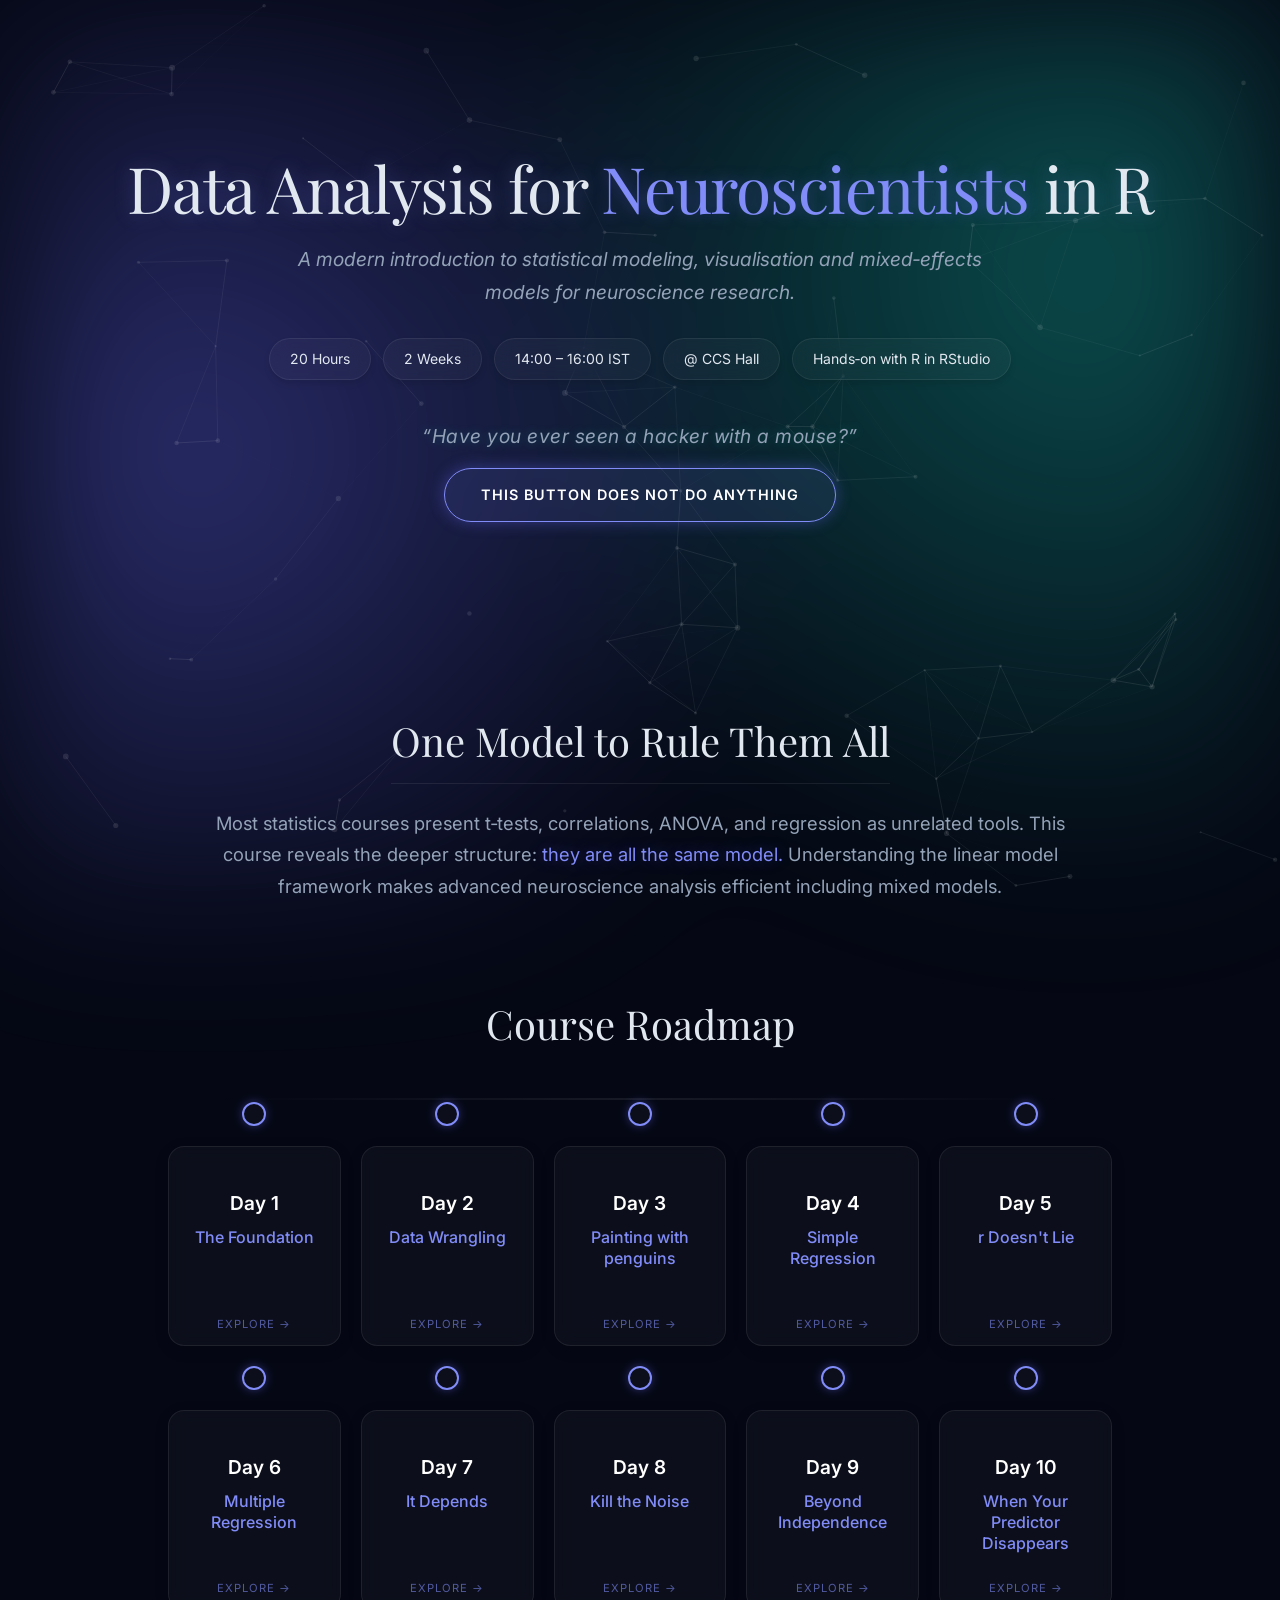
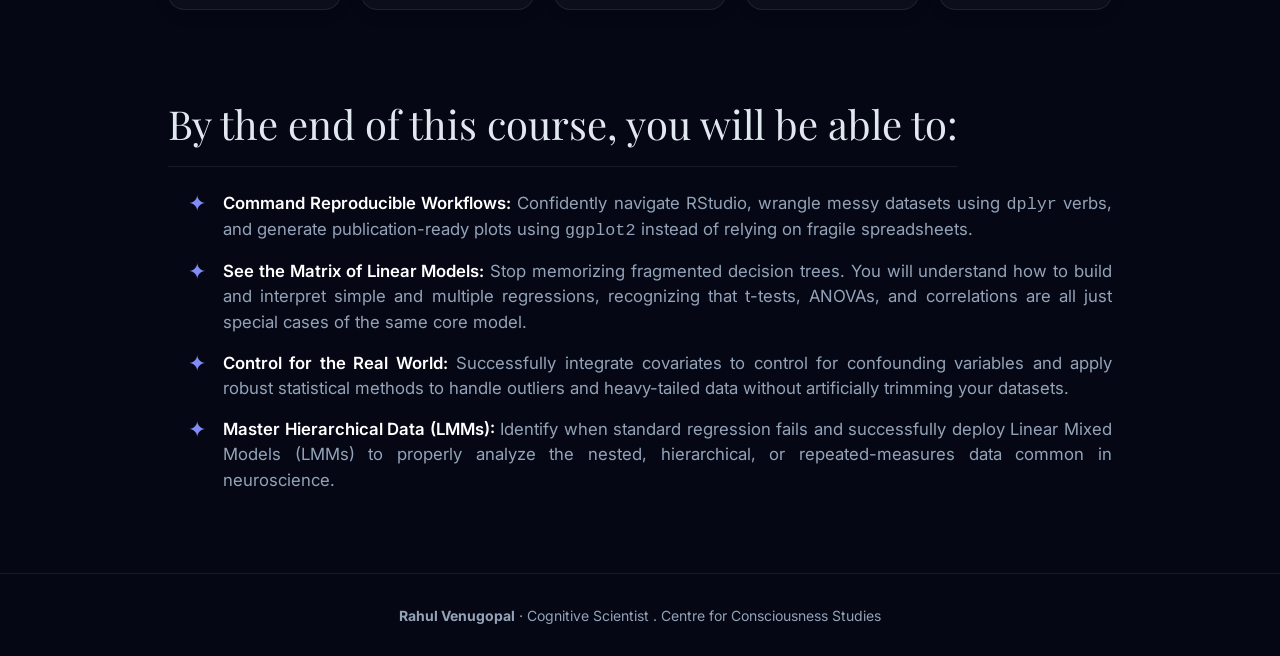
<file: index.html>
<!DOCTYPE html>
<html lang="en">

<head>
    <meta charset="UTF-8" />
    <meta name="viewport" content="width=device-width, initial-scale=1.0" />
    <title>Data Analysis for Neuroscientists in R</title>
    <link
        href="https://fonts.googleapis.com/css2?family=Inter:wght@300;400;500;600;700&family=Playfair+Display:ital,wght@0,400;0,700;1,400&display=swap"
        rel="stylesheet">

    <style>
        /* 1. Deep, Meditative Color Palette & Reset */
        :root {
            --bg-deep: #050814;
            --text-main: #E2E8F0;
            --text-muted: #94A3B8;
            --accent-glow: rgba(99, 102, 241, 0.4);
            --accent-teal: rgba(20, 184, 166, 0.4);
            --accent-solid: #818CF8;
            --glass-bg: rgba(255, 255, 255, 0.03);
            --glass-border: rgba(255, 255, 255, 0.08);
        }

        * {
            box-sizing: border-box;
            margin: 0;
            padding: 0;
        }

        body {
            background-color: var(--bg-deep);
            color: var(--text-main);
            font-family: 'Inter', sans-serif;
            line-height: 1.7;
            overflow-x: hidden;
            -webkit-font-smoothing: antialiased;
        }

        h1,
        h2,
        h3 {
            font-family: 'Playfair Display', serif;
            font-weight: 400;
        }

        p {
            text-align: justify;
        }

        section {
            padding: 2rem 10%;
            max-width: 1200px;
            margin: auto;
            position: relative;
            z-index: 2;
        }

        /* 2. Fluid Waveform / Neural Background */
        .ambient-background {
            position: fixed;
            top: 0;
            left: 0;
            width: 100vw;
            height: 100vh;
            background: radial-gradient(circle at 15% 50%, var(--accent-glow), transparent 50%),
                radial-gradient(circle at 85% 30%, var(--accent-teal), transparent 50%);
            filter: blur(80px);
            z-index: -2;
            animation: breathe 15s infinite alternate ease-in-out;
        }

        @keyframes breathe {
            0% {
                transform: scale(1);
                opacity: 0.6;
            }

            100% {
                transform: scale(1.1);
                opacity: 1;
            }
        }

        canvas {
            position: fixed;
            top: 0;
            left: 0;
            z-index: -1;
            pointer-events: none;
        }

        /* HERO */
        .hero {
            min-height: 75vh;
            display: flex;
            flex-direction: column;
            justify-content: center;
            align-items: center;
            text-align: center;
            padding: 40px;
            position: relative;
            z-index: 2;
        }

        .hero h1 {
            font-size: clamp(2.5rem, 5vw, 4rem);
            letter-spacing: -0.02em;
            margin-bottom: 20px;
            text-shadow: 0 0 20px rgba(129, 140, 248, 0.3);
            line-height: 1.1;
        }

        .hero p {
            font-size: clamp(1rem, 3vw, 1.2rem);
            max-width: 720px;
            color: var(--text-muted);
            font-style: italic;
            text-align: center;
        }

        .highlight {
            color: var(--accent-solid);
            text-shadow: 0 0 15px var(--accent-glow);
        }

        .badges {
            margin-top: 30px;
            display: flex;
            flex-wrap: wrap;
            justify-content: center;
            gap: 12px;
        }

        .badge {
            display: inline-block;
            padding: 8px 20px;
            border-radius: 999px;
            background: var(--glass-bg);
            border: 1px solid var(--glass-border);
            font-size: 14px;
            backdrop-filter: blur(10px);
            box-shadow: 0 4px 6px rgba(0, 0, 0, 0.1);
            transition: all 0.3s ease;
        }

        .badge:hover {
            border-color: var(--accent-solid);
            box-shadow: 0 0 15px var(--accent-glow);
            transform: translateY(-2px);
        }

        /* HERO CALL TO ACTION (CTA) */
        .cta-container {
            margin-top: 40px;
            display: flex;
            flex-direction: column;
            align-items: center;
            gap: 15px;
            z-index: 10;
        }

        .matrix-quote {
            font-size: 0.95rem;
            color: rgba(20, 184, 166, 0.9);
            font-style: italic;
            letter-spacing: 0.5px;
            text-shadow: 0 0 10px rgba(20, 184, 166, 0.3);
            margin: 0;
            text-align: center;
        }

        .register-btn {
            display: inline-block;
            padding: 14px 36px;
            background: rgba(129, 140, 248, 0.1);
            color: #fff;
            text-decoration: none;
            font-weight: 600;
            border: 1px solid var(--accent-solid);
            border-radius: 999px;
            transition: all 0.3s cubic-bezier(0.4, 0, 0.2, 1);
            box-shadow: 0 0 15px var(--accent-glow);
            text-transform: uppercase;
            letter-spacing: 1px;
            font-size: 0.9rem;
            cursor: pointer;
        }

        .register-btn:hover {
            background: var(--accent-solid);
            box-shadow: 0 0 30px var(--accent-solid);
            transform: translateY(-3px);
            color: #050814;
        }

        /* SECTION TITLES & LEAD TEXT */
        h2 {
            font-size: clamp(2rem, 4vw, 2.5rem);
            margin-bottom: 1.5rem;
            border-bottom: 1px solid var(--glass-border);
            padding-bottom: 0.5rem;
            display: inline-block;
        }

        .philosophy {
            text-align: center;
        }

        .philosophy h2 {
            display: inline-block;
        }

        .lead {
            font-size: clamp(1rem, 2vw, 1.15rem);
            color: var(--text-muted);
            max-width: 850px;
            margin: 0 auto 1.5rem auto;
            text-align: center;
        }

        /* ROUTE MAP */
        .route-container {
            margin-top: 20px;
            position: relative;
            padding: 1rem 0;
        }

        .route-container::before {
            content: '';
            position: absolute;
            top: 12px;
            left: 5%;
            right: 5%;
            height: 2px;
            background: linear-gradient(90deg, transparent, var(--glass-border), transparent);
            z-index: -1;
        }

        .route-grid {
            display: grid;
            grid-template-columns: repeat(5, 1fr);
            gap: 20px;
            position: relative;
        }

        .pin {
            text-align: center;
            position: relative;
            cursor: pointer;
            display: flex;
            flex-direction: column;
            align-items: center;
            -webkit-tap-highlight-color: transparent;
        }

        .pin-icon {
            width: 24px;
            height: 24px;
            background: var(--glass-bg);
            border: 2px solid var(--accent-solid);
            border-radius: 50%;
            margin: auto;
            position: relative;
            box-shadow: 0 0 10px var(--accent-glow);
            transition: all 0.3s cubic-bezier(0.175, 0.885, 0.32, 1.275);
            z-index: 2;
        }

        .pin:hover .pin-icon,
        .pin.flipped .pin-icon {
            background: var(--accent-solid);
            box-shadow: 0 0 20px var(--accent-solid);
            transform: scale(1.2);
        }

        /* FLIP MECHANICS */
        .flip-card-container {
            width: 100%;
            height: 200px;
            margin-top: 20px;
            perspective: 1000px;
            position: relative;
        }

        .flip-card-inner {
            position: relative;
            width: 100%;
            height: 100%;
            text-align: center;
            transition: transform 0.6s cubic-bezier(0.4, 0.2, 0.2, 1);
            transform-style: preserve-3d;
        }

        @media (hover: hover) {
            .pin:hover .flip-card-inner {
                transform: rotateY(180deg);
            }

            .pin:hover .flip-card-front {
                opacity: 0;
                transition: opacity 0s 0.2s;
            }
        }

        .pin.flipped .flip-card-inner {
            transform: rotateY(180deg);
        }

        .pin.flipped .flip-card-front {
            opacity: 0;
            transition: opacity 0s 0.2s;
        }

        .flip-card-front,
        .flip-card-back {
            position: absolute;
            top: 0;
            left: 0;
            width: 100%;
            height: 100%;
            -webkit-backface-visibility: hidden;
            backface-visibility: hidden;
            border-radius: 16px;
            padding: 1rem;
            display: flex;
            flex-direction: column;
            align-items: center;
        }

        .flip-card-front {
            background: var(--glass-bg);
            border: 1px solid var(--glass-border);
            backdrop-filter: blur(10px);
            -webkit-backdrop-filter: blur(10px);
            box-shadow: 0 4px 15px rgba(0, 0, 0, 0.1);
            opacity: 1;
            transition: opacity 0s 0.2s;
            /* Fix horizontal alignment: pushes content to start from the exact same top baseline */
            justify-content: flex-start;
            padding-top: 2.5rem;
        }

        /* Click-hint indicator — lives in .flip-card-container, above the flip */
        .click-hint {
            position: absolute;
            bottom: 12px;
            left: 50%;
            transform: translateX(-50%);
            z-index: 10;
            font-size: 0.7rem;
            color: rgba(129, 140, 248, 0.6);
            letter-spacing: 1px;
            text-transform: uppercase;
            text-decoration: none;
            display: flex;
            align-items: center;
            gap: 4px;
            animation: hintPulse 2.5s ease-in-out infinite;
            white-space: nowrap;
            transition: color 0.3s;
        }

        .click-hint:hover {
            color: rgba(129, 140, 248, 1);
            animation: none;
        }

        .click-hint::after {
            content: '→';
            display: inline-block;
            animation: hintSlide 2.5s ease-in-out infinite;
        }

        .click-hint:hover::after {
            animation: none;
        }

        @keyframes hintPulse {

            0%,
            100% {
                opacity: 0.4;
            }

            50% {
                opacity: 0.9;
            }
        }

        @keyframes hintSlide {

            0%,
            100% {
                transform: translateX(0);
            }

            50% {
                transform: translateX(4px);
            }
        }

        .flip-card-front a {
            color: inherit;
            text-decoration: none;
        }

        .flip-card-back {
            transform: rotateY(180deg);
            background: rgba(13, 17, 33, 0.98);
            border: 1px solid rgba(129, 140, 248, 0.3);
            box-shadow: 0 10px 30px rgba(0, 0, 0, 0.5);
            /* Keep paragraph nicely centered vertically */
            justify-content: center;
        }

        .flip-card-front h3 {
            font-size: 1.2rem;
            color: #fff;
            font-family: 'Inter', sans-serif;
            font-weight: 600;
        }

        .flip-card-front h4 {
            font-size: 1rem;
            color: var(--accent-solid);
            margin-top: 8px;
            font-weight: 500;
            line-height: 1.3;
        }

        .flip-card-back p {
            font-size: 0.85rem;
            color: var(--text-main);
            text-align: center;
            line-height: 1.4;
            margin: 0;
        }

        /* LISTS (Objectives & Resources) */
        .objectives ul,
        .resources ul {
            padding-left: 20px;
            list-style: none;
        }

        .objectives li,
        .resources li {
            margin-bottom: 16px;
            font-size: 1.05rem;
            color: var(--text-muted);
            position: relative;
            padding-left: 35px;
            /* FIXED: Fully justified text for the learning objectives */
            text-align: justify;
            line-height: 1.5;
        }

        .objectives li::before,
        .resources li::before {
            content: "✦";
            position: absolute;
            left: 0;
            color: var(--accent-solid);
            font-size: 1.4rem;
            line-height: 1.1;
        }

        .objectives strong {
            color: #fff;
            font-weight: 600;
        }

        .footer {
            text-align: center;
            padding: 30px 20px;
            color: var(--text-muted);
            font-size: 14px;
            border-top: 1px solid var(--glass-border);
            margin-top: 2rem;
            position: relative;
            z-index: 2;
        }

        /* ========================================= */
        /* MOBILE RESPONSIVENESS                     */
        /* ========================================= */
        @media (max-width: 900px) {
            .route-grid {
                grid-template-columns: repeat(3, 1fr);
            }

            .route-container::before {
                display: none;
            }
        }

        @media (max-width: 768px) {
            section {
                padding: 1.5rem 5%;
            }

            .route-grid {
                grid-template-columns: 1fr;
                gap: 1.5rem;
                max-width: 400px;
                margin: 0 auto;
            }

            .route-container::after {
                content: '';
                position: absolute;
                top: 0;
                bottom: 0;
                left: 50%;
                transform: translateX(-50%);
                width: 2px;
                background: linear-gradient(to bottom, transparent, var(--glass-border) 5%, var(--glass-border) 95%, transparent);
                z-index: -1;
            }

            .pin {
                flex-direction: column;
            }

            .pin-icon {
                margin-bottom: -10px;
                z-index: 3;
            }

            .flip-card-container {
                height: 160px;
            }

            .cta-container {
                margin-top: 30px;
            }

            /* Center elements slightly differently on mobile if desired */
            .flip-card-front {
                padding-top: 1.5rem;
            }
        }

        @media (max-width: 480px) {
            .hero {
                padding: 40px 20px;
            }

            .badges {
                flex-direction: column;
                width: 100%;
                align-items: stretch;
            }

            .badge {
                text-align: center;
            }

            .flip-card-container {
                height: 180px;
            }

            .register-btn {
                width: 100%;
                text-align: center;
            }
        }
    </style>
</head>

<body>

    <div class="ambient-background"></div>
    <canvas id="neural-canvas"></canvas>

    <div class="hero">
        <h1>Data Analysis for <span class="highlight">Neuroscientists</span> in R</h1>
        <p>A modern introduction to statistical modeling, visualisation and mixed‑effects models for neuroscience
            research.</p>

        <div class="badges">
            <span class="badge">20 Hours</span>
            <span class="badge">2 Weeks</span>
            <span class="badge">14:00 – 16:00 IST</span>
            <span class="badge">@ CCS Hall</span>
            <span class="badge">Hands‑on with R in RStudio</span>
        </div>

        <div class="cta-container">
            <p class="matrix-quote">“Have you ever seen a hacker with a mouse?”</p>
            <a href="" target="_blank" class="register-btn">This button does not do anything </a>
        </div>
    </div>

    <section class="philosophy">
        <h2>One Model to Rule Them All</h2>
        <p class="lead">
            Most statistics courses present t‑tests, correlations, ANOVA, and regression as unrelated tools. This course
            reveals the deeper structure: <span class="highlight">they are all the same model.</span> Understanding the
            linear model framework makes advanced neuroscience analysis efficient including mixed models.
        </p>
    </section>

    <section>
        <h2 style="text-align: center; display: block; border: none; margin-bottom: 0.5rem;">Course Roadmap</h2>
        <div class="route-container">
            <div class="route-grid">

                <div class="pin" onclick="toggleFlip(event, this)">
                    <div class="pin-icon"></div>
                    <div class="flip-card-container">
                        <div class="flip-card-inner">
                            <div class="flip-card-front">
                                <a href="Resources/D1/index.html">
                                    <h3>Day 1</h3>
                                    <h4>The Foundation</h4>
                                </a>
                            </div>
                            <div class="flip-card-back">
                                <p>Tour RStudio, install packages, and build a workflow that won't haunt you at 2 AM.
                                </p>
                            </div>
                        </div>
                        <a href="Resources/D1/index.html" class="click-hint"
                            onclick="event.stopPropagation()">explore</a>
                    </div>
                </div>

                <div class="pin" onclick="toggleFlip(event, this)">
                    <div class="pin-icon"></div>
                    <div class="flip-card-container">
                        <div class="flip-card-inner">
                            <div class="flip-card-front">
                                <a href="Resources/D2/index.html">
                                    <h3>Day 2</h3>
                                    <h4>Data Wrangling</h4>
                                </a>
                            </div>
                            <div class="flip-card-back">
                                <p>Import, clean, and summarize data with dplyr. What Excel takes hours to do, you'll
                                    do in seconds.</p>
                            </div>
                        </div>
                        <a href="Resources/D2/index.html" class="click-hint"
                            onclick="event.stopPropagation()">explore</a>
                    </div>
                </div>

                <div class="pin" onclick="toggleFlip(event, this)">
                    <div class="pin-icon"></div>
                    <div class="flip-card-container">
                        <div class="flip-card-inner">
                            <div class="flip-card-front">
                                <a href="Resources/D3/index.html">
                                    <h3>Day 3</h3>
                                    <h4>Painting with penguins</h4>
                                </a>
                            </div>
                            <div class="flip-card-back">
                                <p>Build layered ggplot2 figures, embed stats, and combine plots. Make your data
                                    impossible to ignore.</p>
                            </div>
                        </div>
                        <a href="Resources/D3/index.html" class="click-hint"
                            onclick="event.stopPropagation()">explore</a>
                    </div>
                </div>

                <div class="pin" onclick="toggleFlip(event, this)">
                    <div class="pin-icon"></div>
                    <div class="flip-card-container">
                        <div class="flip-card-inner">
                            <div class="flip-card-front">
                                <a href="Resources/D4/index.html">
                                    <h3>Day 4</h3>
                                    <h4>Simple Regression</h4>
                                </a>
                            </div>
                            <div class="flip-card-back">
                                <p>Dissect Y=β₀+β₁X+ε term by term and mean-center X so your intercept finally makes
                                    sense.</p>
                            </div>
                        </div>
                        <a href="Resources/D4/index.html" class="click-hint"
                            onclick="event.stopPropagation()">explore</a>
                    </div>
                </div>

                <div class="pin" onclick="toggleFlip(event, this)">
                    <div class="pin-icon"></div>
                    <div class="flip-card-container">
                        <div class="flip-card-inner">
                            <div class="flip-card-front">
                                <a href="Resources/D5/index.html">
                                    <h3>Day 5</h3>
                                    <h4>r Doesn't Lie</h4>
                                </a>
                            </div>
                            <div class="flip-card-back">
                                <p>Pearson vs. Spearman, z-scores, and the big reveal: scaling never changes the
                                    correlation.</p>
                            </div>
                        </div>
                        <a href="Resources/D5/index.html" class="click-hint"
                            onclick="event.stopPropagation()">explore</a>
                    </div>
                </div>

                <div class="pin" onclick="toggleFlip(event, this)">
                    <div class="pin-icon"></div>
                    <div class="flip-card-container">
                        <div class="flip-card-inner">
                            <div class="flip-card-front">
                                <a href="Resources/D6/index.html">
                                    <h3>Day 6</h3>
                                    <h4>Multiple Regression</h4>
                                </a>
                            </div>
                            <div class="flip-card-back">
                                <p>Mix continuous and categorical predictors to isolate each variable's unique signal.
                                </p>
                            </div>
                        </div>
                        <a href="Resources/D6/index.html" class="click-hint"
                            onclick="event.stopPropagation()">explore</a>
                    </div>
                </div>

                <div class="pin" onclick="toggleFlip(event, this)">
                    <div class="pin-icon"></div>
                    <div class="flip-card-container">
                        <div class="flip-card-inner">
                            <div class="flip-card-front">
                                <a href="Resources/D7/index.html">
                                    <h3>Day 7</h3>
                                    <h4>It Depends</h4>
                                </a>
                            </div>
                            <div class="flip-card-back">
                                <p>Formally test when the effect of A on Y changes with B. Spot moderation in the wild.
                                </p>
                            </div>
                        </div>
                        <a href="Resources/D7/index.html" class="click-hint"
                            onclick="event.stopPropagation()">explore</a>
                    </div>
                </div>

                <div class="pin" onclick="toggleFlip(event, this)">
                    <div class="pin-icon"></div>
                    <div class="flip-card-container">
                        <div class="flip-card-inner">
                            <div class="flip-card-front">
                                <a href="Resources/D8/index.html">
                                    <h3>Day 8</h3>
                                    <h4>Kill the Noise</h4>
                                </a>
                            </div>
                            <div class="flip-card-back">
                                <p>Add covariates to control confounds, or regress them out and work with clean
                                    residuals.</p>
                            </div>
                        </div>
                        <a href="Resources/D8/index.html" class="click-hint"
                            onclick="event.stopPropagation()">explore</a>
                    </div>
                </div>

                <div class="pin" onclick="toggleFlip(event, this)">
                    <div class="pin-icon"></div>
                    <div class="flip-card-container">
                        <div class="flip-card-inner">
                            <div class="flip-card-front">
                                <a href="Resources/D9/index.html">
                                    <h3>Day 9</h3>
                                    <h4>Beyond Independence</h4>
                                </a>
                            </div>
                            <div class="flip-card-back">
                                <p>When trials nest inside subjects, classical regression lies. Meet fixed vs. random
                                    effects.</p>
                            </div>
                        </div>
                        <a href="Resources/D9/index.html" class="click-hint"
                            onclick="event.stopPropagation()">explore</a>
                    </div>
                </div>

                <div class="pin" onclick="toggleFlip(event, this)">
                    <div class="pin-icon"></div>
                    <div class="flip-card-container">
                        <div class="flip-card-inner">
                            <div class="flip-card-front">
                                <a href="Resources/D10/index.html">
                                    <h3>Day 10</h3>
                                    <h4>When Your Predictor Disappears</h4>
                                </a>
                            </div>
                            <div class="flip-card-back">
                                <p>Decompose causal pathways and understand when predictors disappear using mediation analysis.</p>
                            </div>
                        </div>
                        <a href="Resources/D10/index.html" class="click-hint"
                            onclick="event.stopPropagation()">explore</a>
                    </div>
                </div>

            </div>
        </div>
    </section>

    <section class="objectives">
        <h2>By the end of this course, you will be able to:</h2>
        <ul>
            <li><strong>Command Reproducible Workflows:</strong> Confidently navigate RStudio, wrangle messy datasets
                using <code>dplyr</code> verbs, and generate publication-ready plots using <code>ggplot2</code> instead
                of relying on fragile spreadsheets.</li>
            <li><strong>See the Matrix of Linear Models:</strong> Stop memorizing fragmented decision trees. You will
                understand how to build and interpret simple and multiple regressions, recognizing that t-tests, ANOVAs,
                and correlations are all just special cases of the same core model.</li>
            <li><strong>Control for the Real World:</strong> Successfully integrate covariates to control for
                confounding variables and apply robust statistical methods to handle outliers and heavy-tailed data
                without artificially trimming your datasets.</li>
            <li><strong>Master Hierarchical Data (LMMs):</strong> Identify when standard regression fails and
                successfully deploy Linear Mixed Models (LMMs) to properly analyze the nested, hierarchical, or
                repeated-measures data common in neuroscience.</li>
        </ul>
    </section>

    <div class="footer">
        <strong><a href="https://rahulvenugopal.github.io/haveyoumetrahul/" style="color: inherit; text-decoration: none;">Rahul Venugopal</a></strong> · Cognitive Scientist . Centre for Consciousness Studies<br>
    </div>

    <script>
        function toggleFlip(event, el) {
            event.stopPropagation();
            if (el.classList.contains('flipped')) {
                el.classList.remove('flipped');
            } else {
                document.querySelectorAll('.pin').forEach(pin => pin.classList.remove('flipped'));
                el.classList.add('flipped');
            }
        }

        document.addEventListener('click', function (event) {
            if (!event.target.closest('.pin')) {
                document.querySelectorAll('.pin').forEach(pin => pin.classList.remove('flipped'));
            }
        });

        window.addEventListener('scroll', () => {
            const y = window.scrollY
            const hero = document.querySelector('.hero')
            if (y < window.innerHeight) {
                hero.style.transform = `translateY(${y * 0.15}px)`
                hero.style.opacity = 1 - (y / 600);
            }
        })

        const canvas = document.getElementById('neural-canvas');
        const ctx = canvas.getContext('2d');
        canvas.width = window.innerWidth;
        canvas.height = window.innerHeight;

        let particlesArray;

        class Particle {
            constructor(x, y, directionX, directionY, size, color) {
                this.x = x; this.y = y;
                this.directionX = directionX; this.directionY = directionY;
                this.size = size; this.color = color;
            }
            draw() {
                ctx.beginPath();
                ctx.arc(this.x, this.y, this.size, 0, Math.PI * 2, false);
                ctx.fillStyle = this.color;
                ctx.fill();
            }
            update() {
                if (this.x > canvas.width || this.x < 0) { this.directionX = -this.directionX; }
                if (this.y > canvas.height || this.y < 0) { this.directionY = -this.directionY; }
                this.x += this.directionX;
                this.y += this.directionY;
                this.draw();
            }
        }

        function init() {
            particlesArray = [];
            let numberOfParticles = (canvas.height * canvas.width) / 15000;
            if (window.innerWidth < 768) {
                numberOfParticles = (canvas.height * canvas.width) / 25000;
            }
            for (let i = 0; i < numberOfParticles; i++) {
                let size = (Math.random() * 2) + 1;
                let x = (Math.random() * ((innerWidth - size * 2) - (size * 2)) + size * 2);
                let y = (Math.random() * ((innerHeight - size * 2) - (size * 2)) + size * 2);
                let directionX = (Math.random() * 0.5) - 0.25;
                let directionY = (Math.random() * 0.5) - 0.25;
                let color = 'rgba(255, 255, 255, 0.1)';
                particlesArray.push(new Particle(x, y, directionX, directionY, size, color));
            }
        }

        function animate() {
            requestAnimationFrame(animate);
            ctx.clearRect(0, 0, innerWidth, innerHeight);
            for (let i = 0; i < particlesArray.length; i++) { particlesArray[i].update(); }
            connect();
        }

        function connect() {
            let opacityValue = 1;
            for (let a = 0; a < particlesArray.length; a++) {
                for (let b = a; b < particlesArray.length; b++) {
                    let distance = ((particlesArray[a].x - particlesArray[b].x) * (particlesArray[a].x - particlesArray[b].x)) +
                        ((particlesArray[a].y - particlesArray[b].y) * (particlesArray[a].y - particlesArray[b].y));
                    if (distance < (canvas.width / 7) * (canvas.height / 7)) {
                        opacityValue = 1 - (distance / 20000);
                        ctx.strokeStyle = 'rgba(255, 255, 255,' + opacityValue * 0.1 + ')';
                        ctx.lineWidth = 1;
                        ctx.beginPath();
                        ctx.moveTo(particlesArray[a].x, particlesArray[a].y);
                        ctx.lineTo(particlesArray[b].x, particlesArray[b].y);
                        ctx.stroke();
                    }
                }
            }
        }

        window.addEventListener('resize', () => {
            canvas.width = innerWidth; canvas.height = innerHeight; init();
        });

        init();
        animate();
    </script>
</body>

</html>
</file>
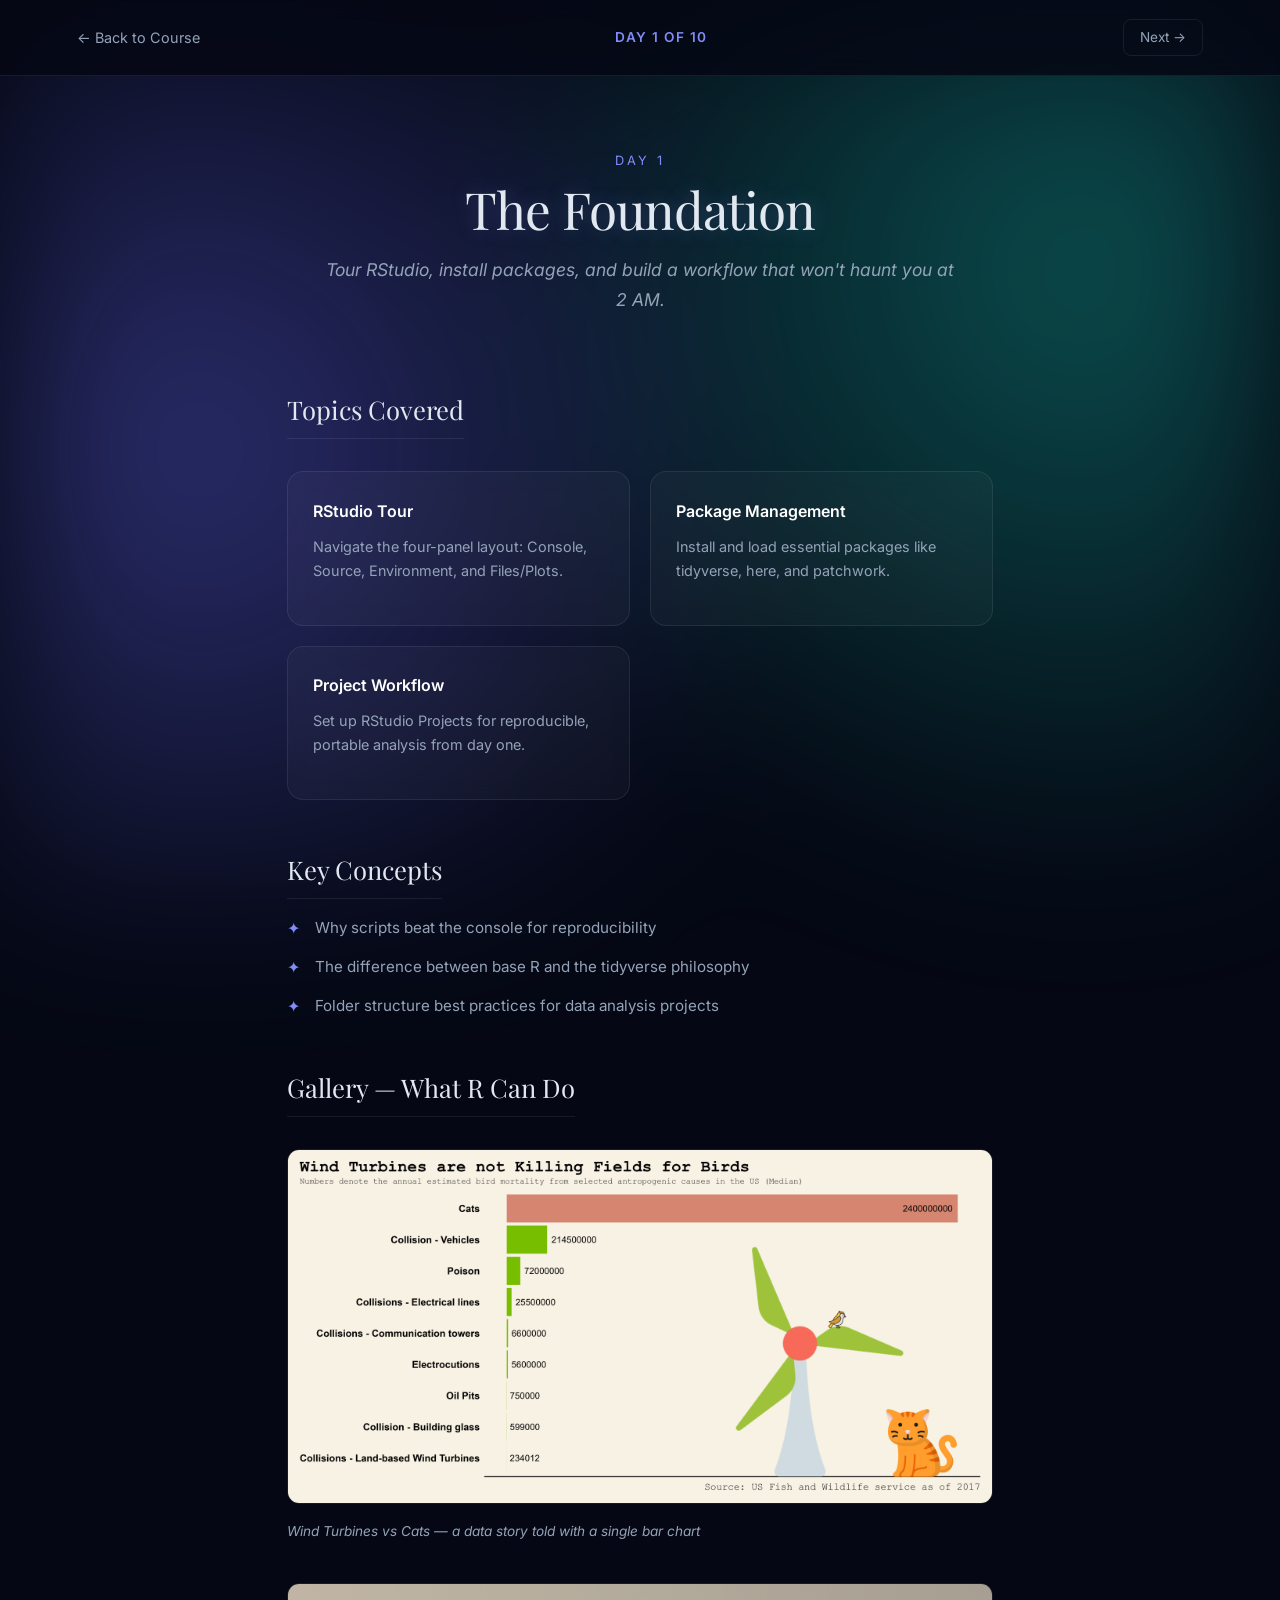
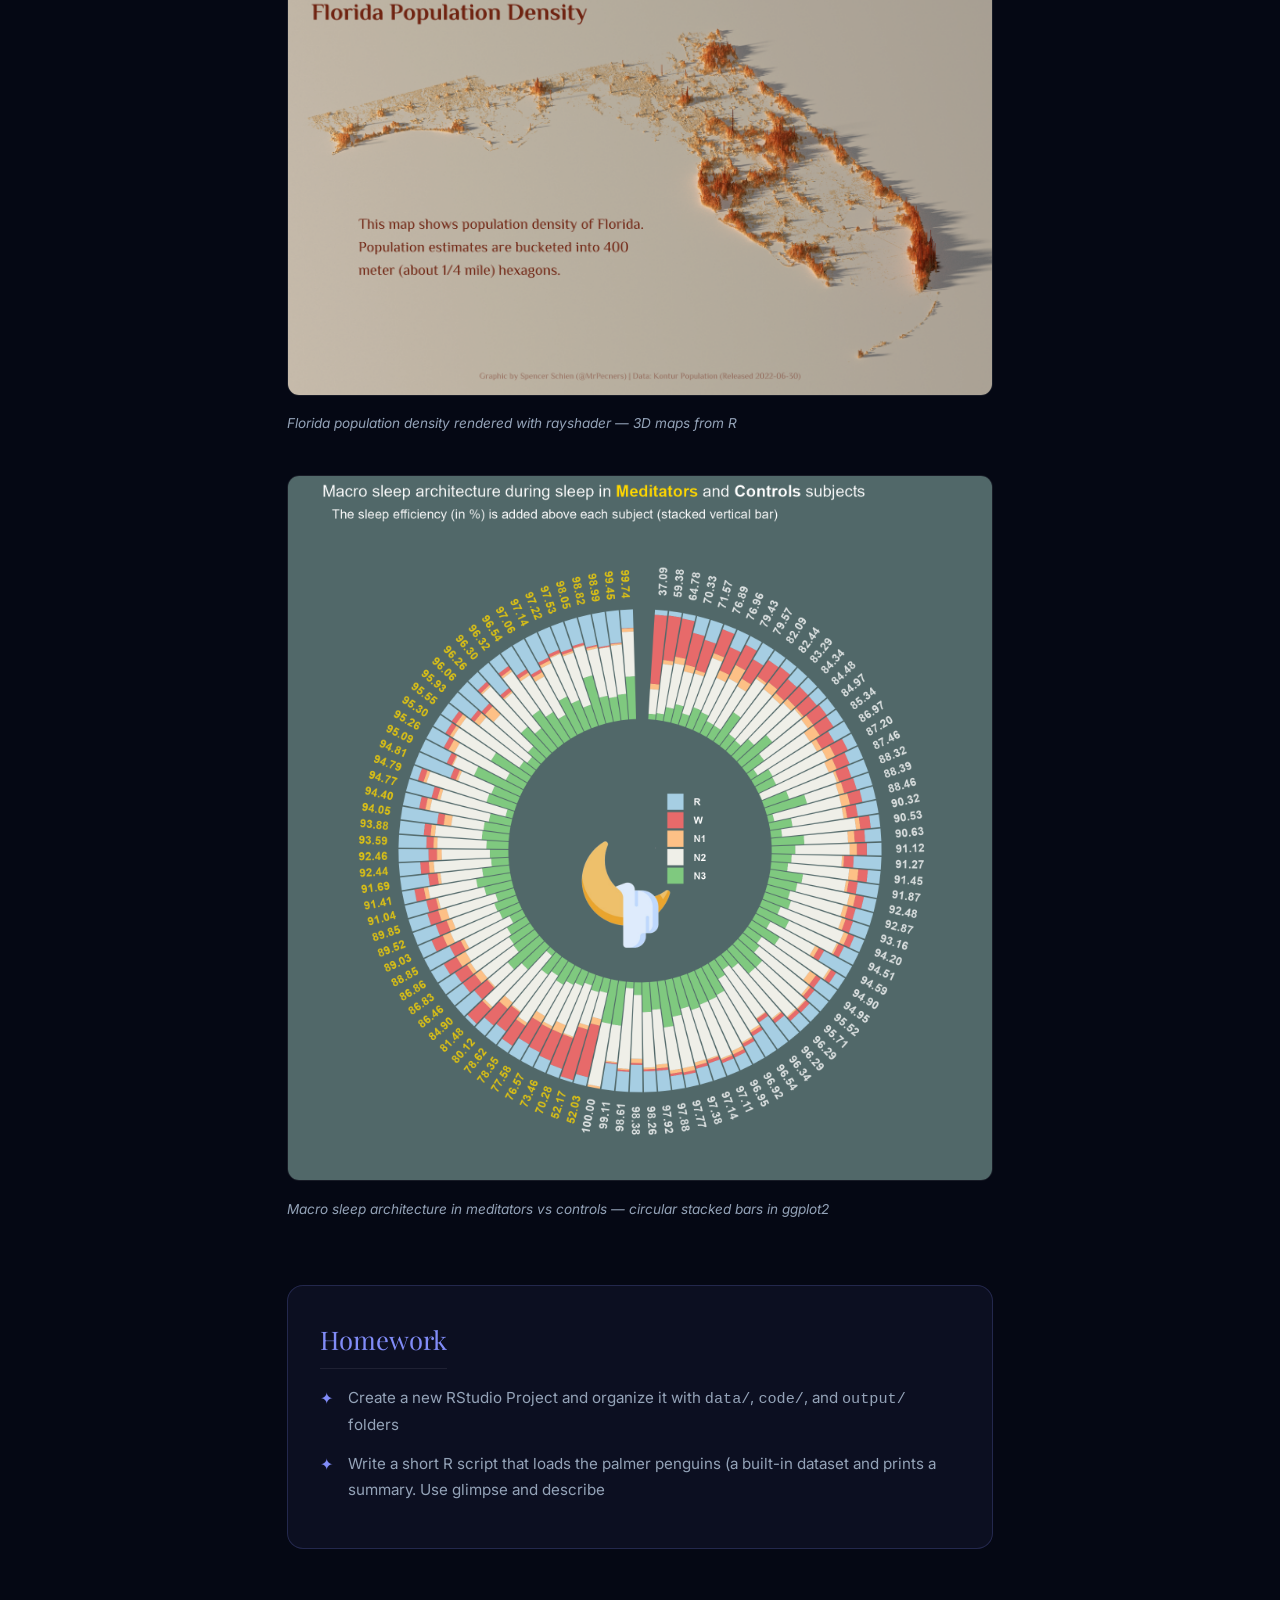
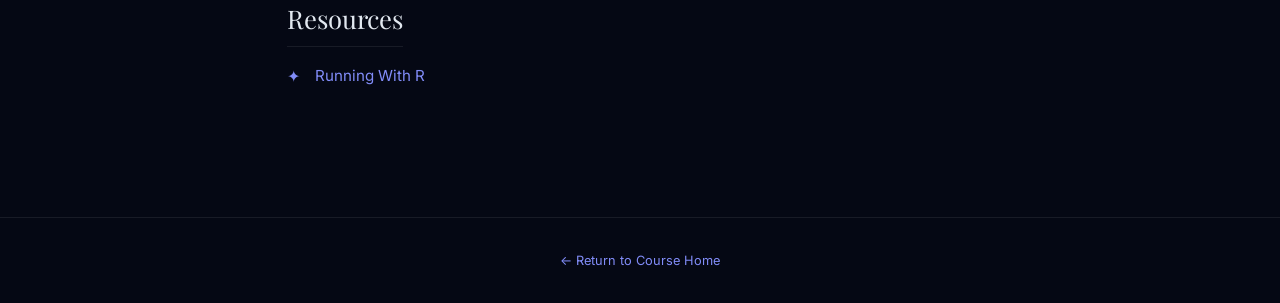
<file: Resources/D1/index.html>
<!DOCTYPE html>
<html lang="en">

<head>
    <meta charset="UTF-8" />
    <meta name="viewport" content="width=device-width, initial-scale=1.0" />
    <title>Day 1 – The Foundation | Data Analysis for Neuroscientists</title>
    <link
        href="https://fonts.googleapis.com/css2?family=Inter:wght@300;400;500;600;700&family=Playfair+Display:ital,wght@0,400;0,700;1,400&display=swap"
        rel="stylesheet">
    <link
        href="https://fonts.googleapis.com/css2?family=Inter:wght@300;400;500;600;700&family=Playfair+Display:ital,wght@0,400;0,700;1,400&display=swap"
        rel="stylesheet">
    <link rel="stylesheet" href="../shared.css">
</head>

<body>

    <div class="ambient-background"></div>

    <nav class="top-nav">
        <a href="../../index.html">← Back to Course</a>
        <span class="nav-day-label">Day 1 of 10</span>
        <div class="nav-arrows">
            <a href="../D2/index.html">Next →</a>
        </div>
    </nav>

    <header class="page-header">
        <p class="day-number">Day 1</p>
        <h1>The Foundation</h1>
        <p class="subtitle">Tour RStudio, install packages, and build a workflow that won't haunt you at 2 AM.</p>
    </header>

    <main class="content">

        <section>
            <h2>Topics Covered</h2>
            <div class="card-grid">
                <div class="glass-card">
                    <h3>RStudio Tour</h3>
                    <p>Navigate the four-panel layout: Console, Source, Environment, and Files/Plots.</p>
                </div>
                <div class="glass-card">
                    <h3>Package Management</h3>
                    <p>Install and load essential packages like tidyverse, here, and patchwork.</p>
                </div>
                <div class="glass-card">
                    <h3>Project Workflow</h3>
                    <p>Set up RStudio Projects for reproducible, portable analysis from day one.</p>
                </div>
            </div>
        </section>

        <section>
            <h2>Key Concepts</h2>
            <ul>
                <li>Why scripts beat the console for reproducibility</li>
                <li>The difference between base R and the tidyverse philosophy</li>
                <li>Folder structure best practices for data analysis projects</li>
            </ul>
        </section>

        <section>
            <h2>Gallery — What R Can Do</h2>
            <div class="gallery">
                <div class="gallery-item">
                    <img src="Birds_Cats_Turbines.png" alt="Bar chart: bird mortality causes" />
                    <p>Wind Turbines vs Cats — a data story told with a single bar chart</p>
                </div>
                <div class="gallery-item">
                    <img src="rayshader.png" alt="3D population density map of Florida" />
                    <p>Florida population density rendered with rayshader — 3D maps from R</p>
                </div>
                <div class="gallery-item">
                    <img src="sleep_stages.png" alt="Circular sleep architecture plot" />
                    <p>Macro sleep architecture in meditators vs controls — circular stacked bars in ggplot2</p>
                </div>
            </div>
        </section>

        <section class="homework">
            <h2>Homework</h2>
            <ul>
                <li>Create a new RStudio Project and organize it with <code>data/</code>, <code>code/</code>, and
                    <code>output/</code> folders
                </li>
                <li>Write a short R script that loads the palmer penguins (a built-in dataset and prints a summary. Use
                    glimpse and describe</li>
            </ul>
        </section>

        <section class="resources">
            <h2>Resources</h2>
            <ul>
                <li><a href="https://github.com/rahulvenugopal/Running_With_R" style="color:var(--accent-solid);text-decoration:none;" target="_blank">Running With R</a></li>
            </ul>
        </section>

    </main>

    <footer class="footer">
        <a href="../../index.html">← Return to Course Home</a>
    </footer>

</body>

</html>
</file>
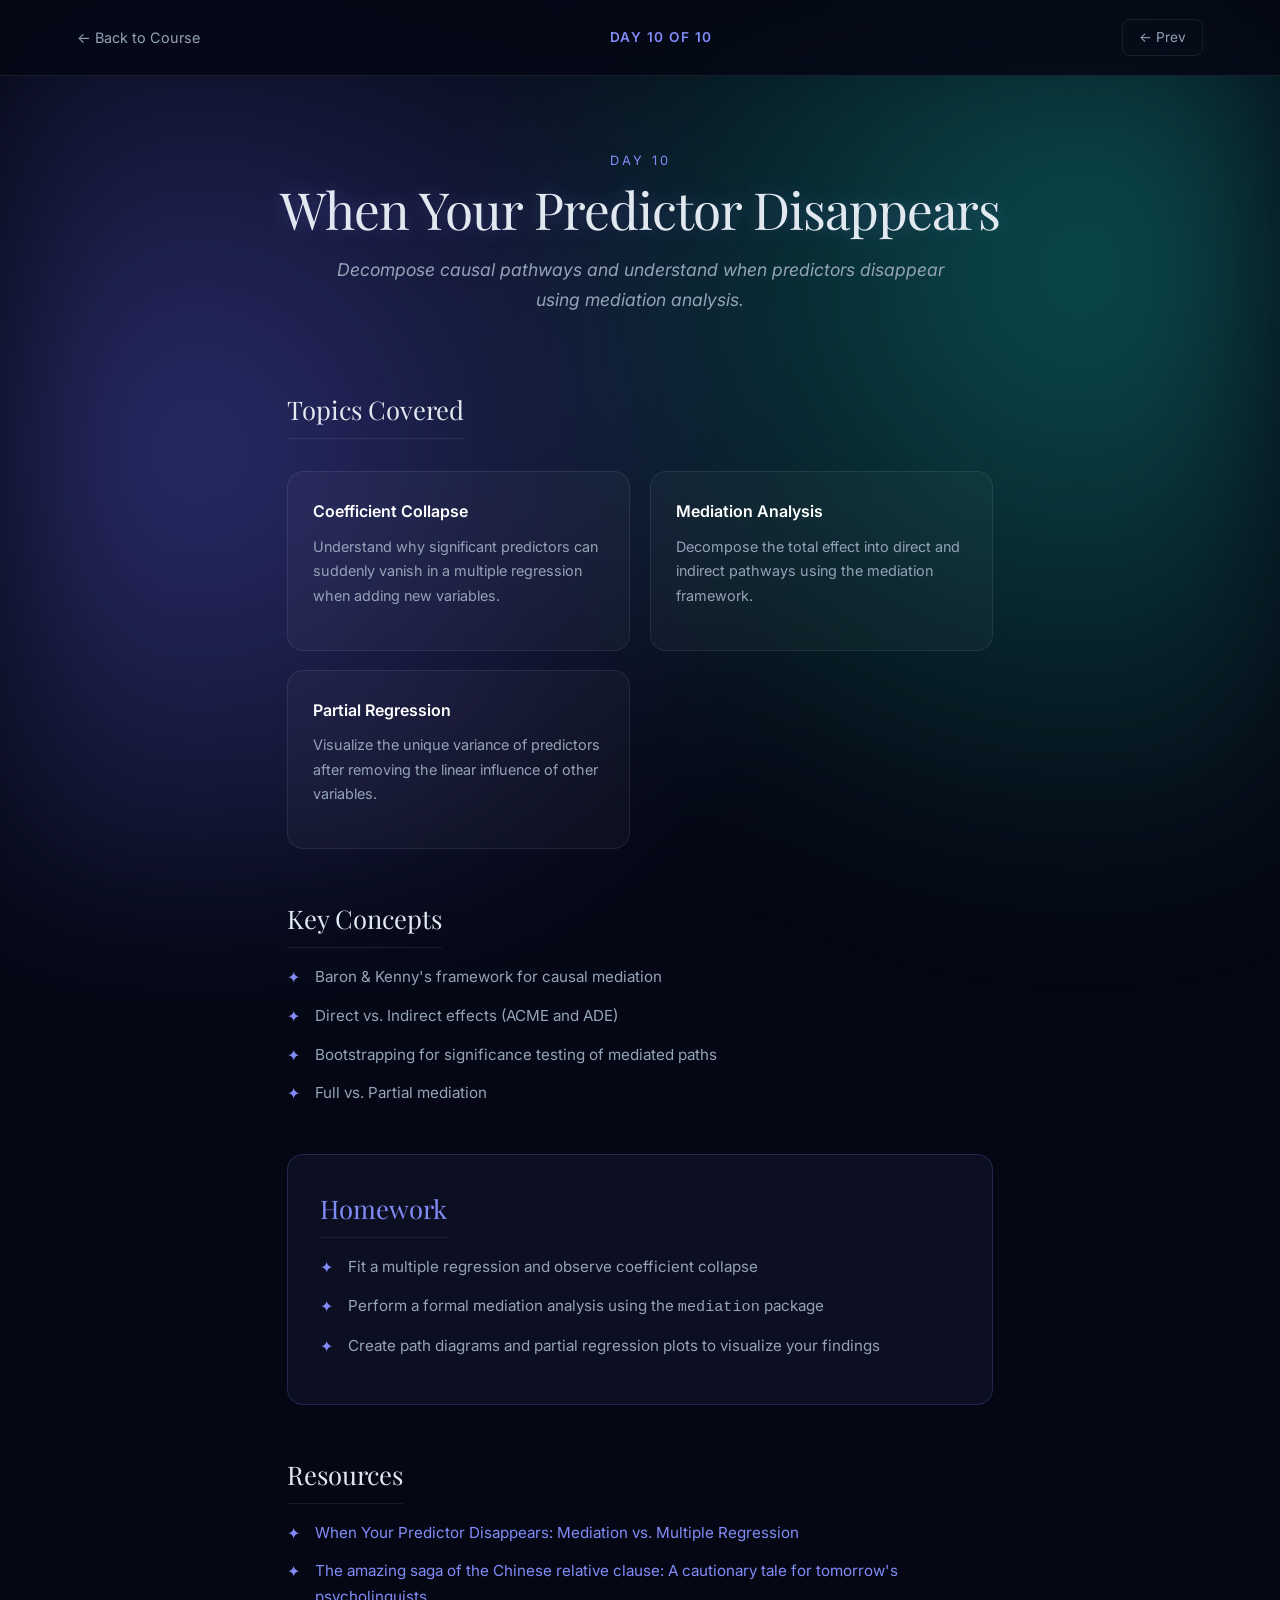
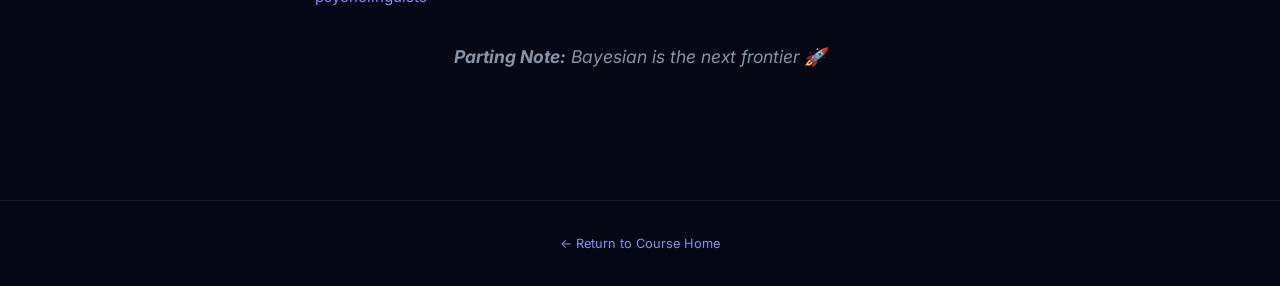
<file: Resources/D10/index.html>
<!DOCTYPE html>
<html lang="en">

<head>
    <meta charset="UTF-8" />
    <meta name="viewport" content="width=device-width, initial-scale=1.0" />
    <title>Day 10 – When Your Predictor Disappears | Data Analysis for Neuroscientists</title>
    <link
        href="https://fonts.googleapis.com/css2?family=Inter:wght@300;400;500;600;700&family=Playfair+Display:ital,wght@0,400;0,700;1,400&display=swap"
        rel="stylesheet">
    <link rel="stylesheet" href="../shared.css">
</head>

<body>
    <div class="ambient-background"></div>
    <nav class="top-nav">
        <a href="../../index.html">← Back to Course</a>
        <span class="nav-day-label">Day 10 of 10</span>
        <div class="nav-arrows">
            <a href="../D9/index.html">← Prev</a>
        </div>
    </nav>
    <header class="page-header">
        <p class="day-number">Day 10</p>
        <h1>When Your Predictor Disappears</h1>
        <p class="subtitle">Decompose causal pathways and understand when predictors disappear using mediation analysis.
        </p>
    </header>
    <main class="content">
        <section>
            <h2>Topics Covered</h2>
            <div class="card-grid">
                <div class="glass-card">
                    <h3>Coefficient Collapse</h3>
                    <p>Understand why significant predictors can suddenly vanish in a multiple regression when adding
                        new variables.</p>
                </div>
                <div class="glass-card">
                    <h3>Mediation Analysis</h3>
                    <p>Decompose the total effect into direct and indirect pathways using the mediation framework.</p>
                </div>
                <div class="glass-card">
                    <h3>Partial Regression</h3>
                    <p>Visualize the unique variance of predictors after removing the linear influence of other
                        variables.</p>
                </div>
            </div>
        </section>
        <section>
            <h2>Key Concepts</h2>
            <ul>
                <li>Baron & Kenny's framework for causal mediation</li>
                <li>Direct vs. Indirect effects (ACME and ADE)</li>
                <li>Bootstrapping for significance testing of mediated paths</li>
                <li>Full vs. Partial mediation</li>
            </ul>
        </section>
        <section class="homework">
            <h2>Homework</h2>
            <ul>
                <li>Fit a multiple regression and observe coefficient collapse</li>
                <li>Perform a formal mediation analysis using the <code>mediation</code> package</li>
                <li>Create path diagrams and partial regression plots to visualize your findings</li>
            </ul>
        </section>
        <section class="resources">
            <h2>Resources</h2>
            <ul>
                <li><a href="https://rpubs.com/rhlvenugopal/1431452" target="_blank"
                        style="color:var(--accent-solid);text-decoration:none;">When Your Predictor Disappears:
                        Mediation vs. Multiple Regression</a></li>
                <li><a href="https://www.youtube.com/watch?v=9j8j_aFzUTs" target="_blank"
                        style="color:var(--accent-solid);text-decoration:none;">The amazing saga of the Chinese relative
                        clause: A cautionary tale for tomorrow's psycholinguists</a></li>
            </ul>
            <p style="margin-top: 2rem; font-style: italic; text-align: center; font-size: 1.1rem; opacity: 0.9;">
                <strong>Parting Note:</strong> Bayesian is the next frontier 🚀
            </p>
        </section>

    </main>
    <footer class="footer"><a href="../../index.html">← Return to Course Home</a></footer>
</body>

</html>
</file>
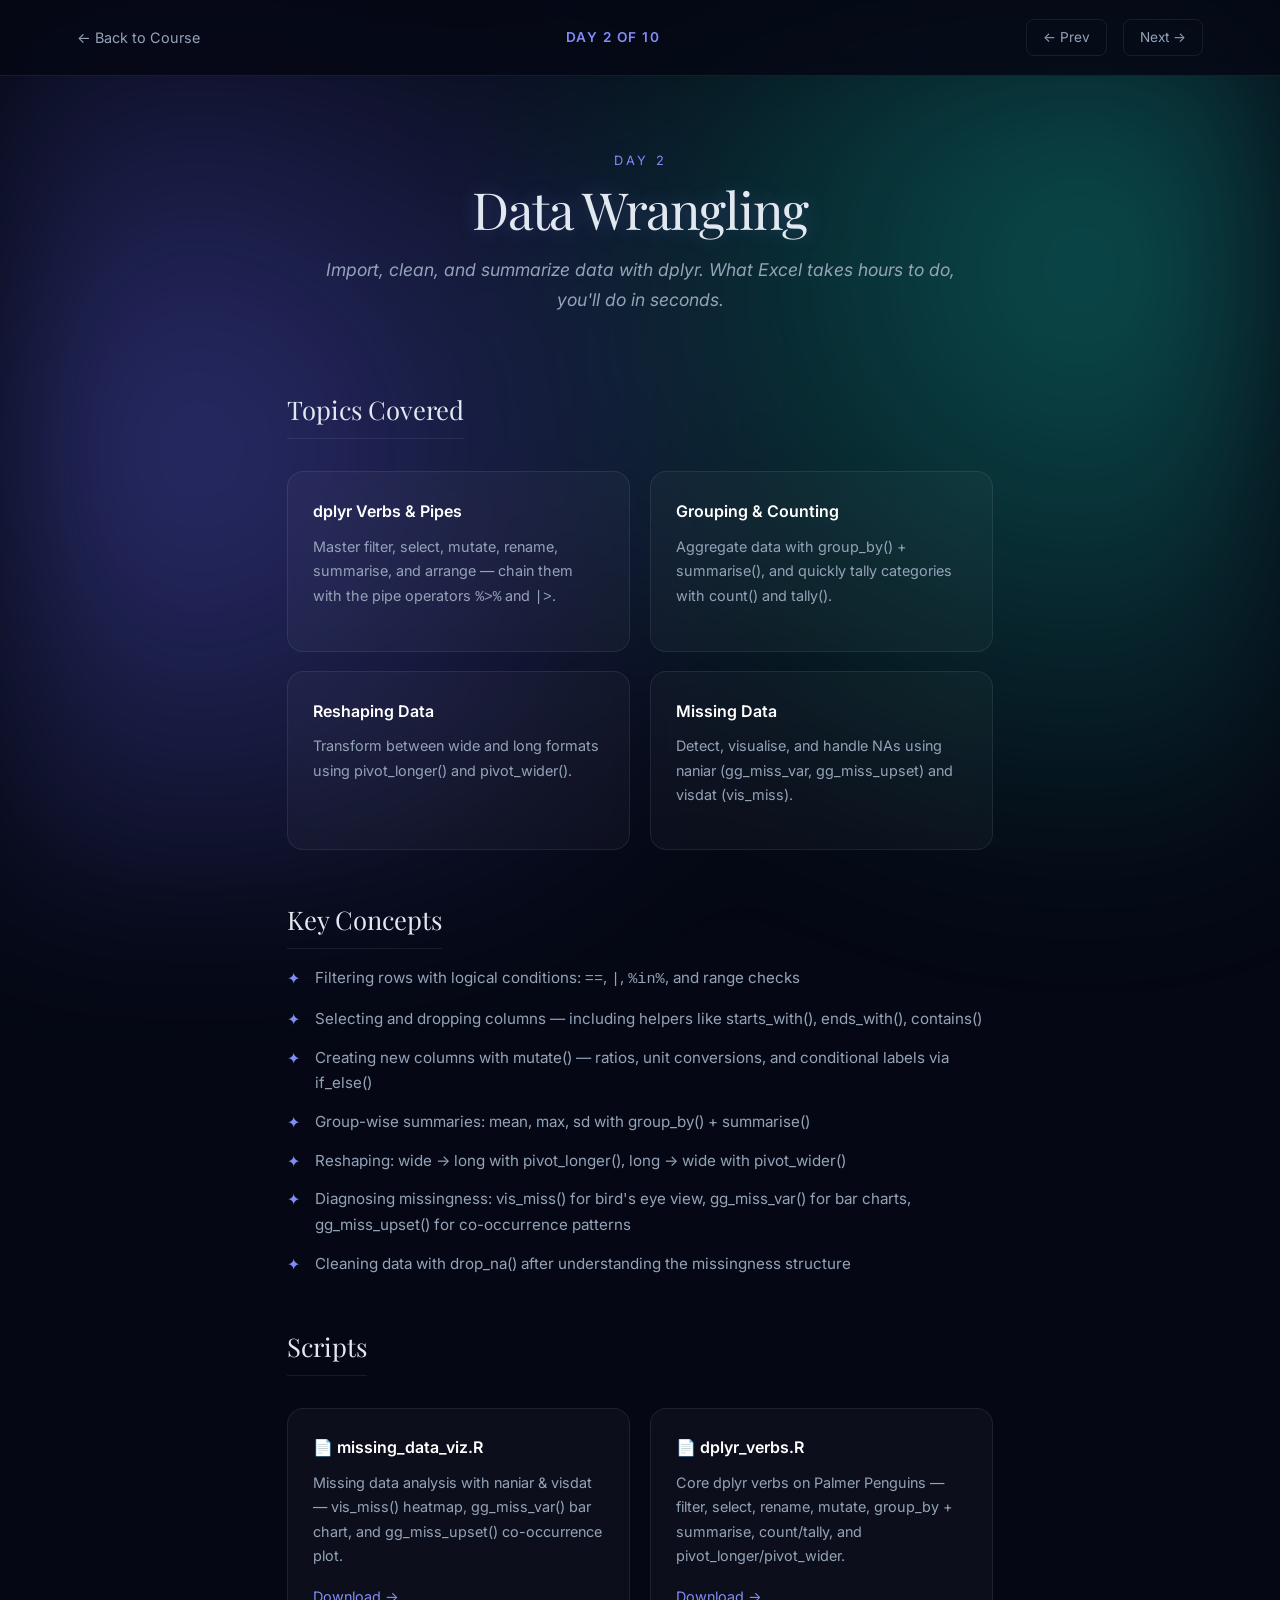
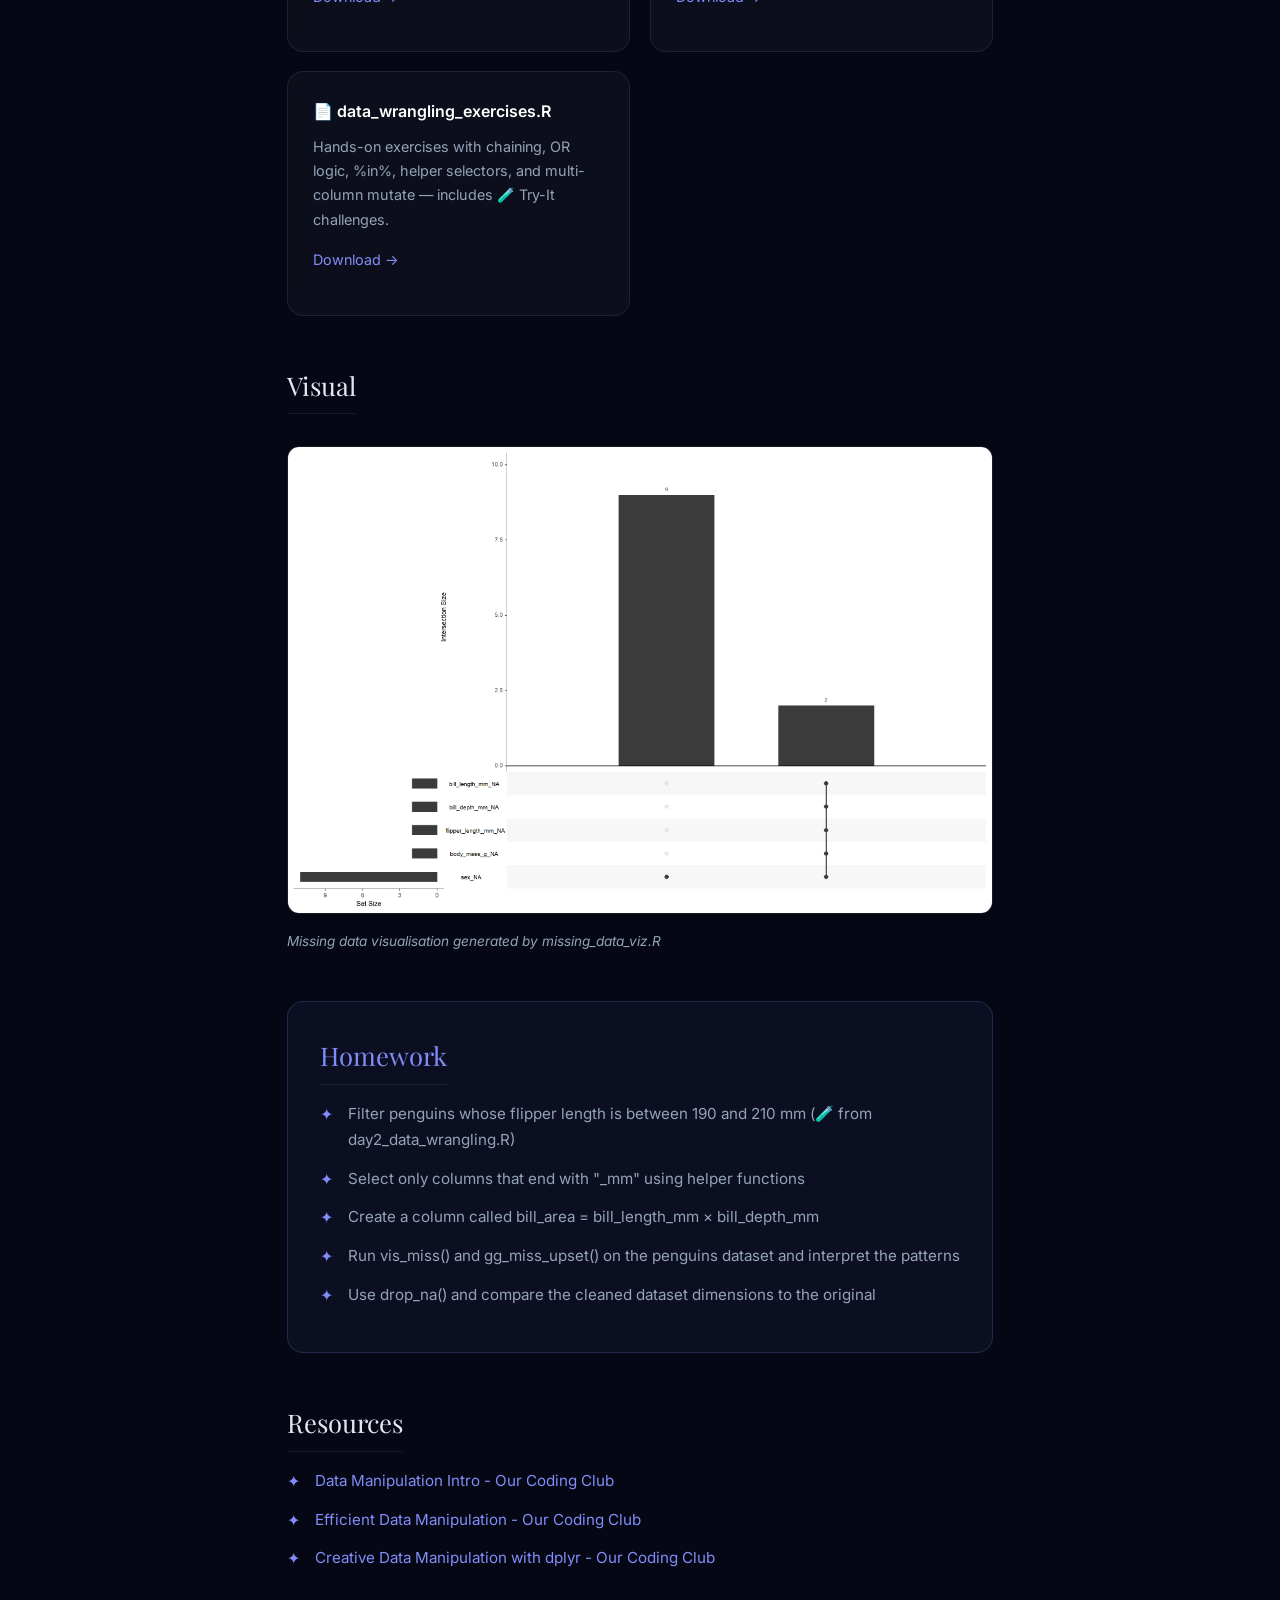
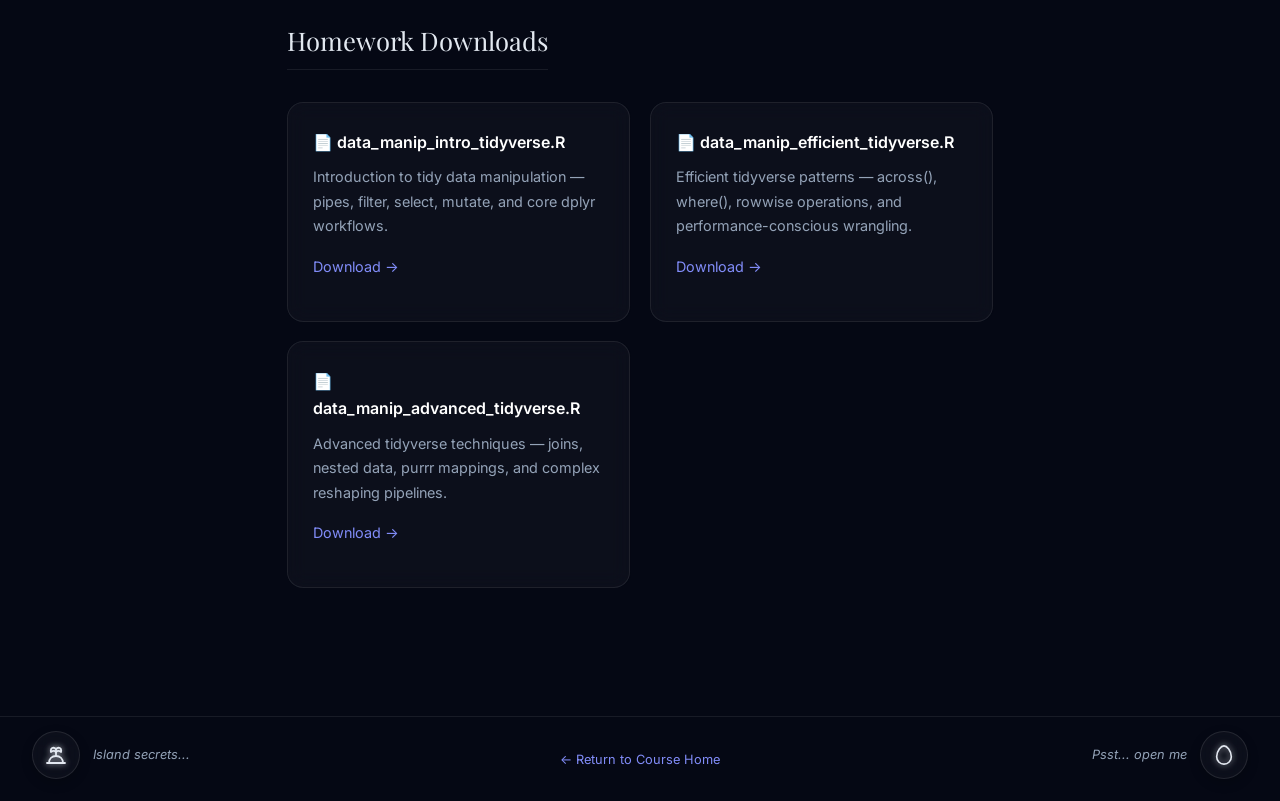
<file: Resources/D2/index.html>
<!DOCTYPE html>
<html lang="en">

<head>
    <meta charset="UTF-8" />
    <meta name="viewport" content="width=device-width, initial-scale=1.0" />
    <title>Day 2 – Data Wrangling | Data Analysis for Neuroscientists</title>
    <link
        href="https://fonts.googleapis.com/css2?family=Inter:wght@300;400;500;600;700&family=Playfair+Display:ital,wght@0,400;0,700;1,400&display=swap"
        rel="stylesheet">
    <link
        href="https://fonts.googleapis.com/css2?family=Inter:wght@300;400;500;600;700&family=Playfair+Display:ital,wght@0,400;0,700;1,400&display=swap"
        rel="stylesheet">
    <link rel="stylesheet" href="../shared.css">
</head>
</head>

<body>

    <div class="ambient-background"></div>

    <nav class="top-nav">
        <a href="../../index.html">← Back to Course</a>
        <span class="nav-day-label">Day 2 of 10</span>
        <div class="nav-arrows">
            <a href="../D1/index.html">← Prev</a>
            <a href="../D3/index.html">Next →</a>
        </div>
    </nav>

    <header class="page-header">
        <p class="day-number">Day 2</p>
        <h1>Data Wrangling</h1>
        <p class="subtitle">Import, clean, and summarize data with dplyr. What Excel takes hours to do, you'll do in
            seconds.</p>
    </header>

    <main class="content">

        <section>
            <h2>Topics Covered</h2>
            <div class="card-grid">
                <div class="glass-card">
                    <h3>dplyr Verbs &amp; Pipes</h3>
                    <p>Master filter, select, mutate, rename, summarise, and arrange — chain them with the pipe operators <code>%&gt;%</code> and <code>|&gt;</code>.</p>
                </div>
                <div class="glass-card">
                    <h3>Grouping &amp; Counting</h3>
                    <p>Aggregate data with group_by() + summarise(), and quickly tally categories with count() and tally().</p>
                </div>
                <div class="glass-card">
                    <h3>Reshaping Data</h3>
                    <p>Transform between wide and long formats using pivot_longer() and pivot_wider().</p>
                </div>
                <div class="glass-card">
                    <h3>Missing Data</h3>
                    <p>Detect, visualise, and handle NAs using naniar (gg_miss_var, gg_miss_upset) and visdat (vis_miss).</p>
                </div>
            </div>
        </section>

        <section>
            <h2>Key Concepts</h2>
            <ul>
                <li>Filtering rows with logical conditions: <code>==</code>, <code>|</code>, <code>%in%</code>, and range checks</li>
                <li>Selecting and dropping columns — including helpers like starts_with(), ends_with(), contains()</li>
                <li>Creating new columns with mutate() — ratios, unit conversions, and conditional labels via if_else()</li>
                <li>Group-wise summaries: mean, max, sd with group_by() + summarise()</li>
                <li>Reshaping: wide → long with pivot_longer(), long → wide with pivot_wider()</li>
                <li>Diagnosing missingness: vis_miss() for bird's eye view, gg_miss_var() for bar charts, gg_miss_upset() for co-occurrence patterns</li>
                <li>Cleaning data with drop_na() after understanding the missingness structure</li>
            </ul>
        </section>

        <section>
            <h2>Scripts</h2>
            <div class="card-grid">
                <div class="glass-card">
                    <h3>📄 missing_data_viz.R</h3>
                    <p>Missing data analysis with naniar &amp; visdat — vis_miss() heatmap, gg_miss_var() bar chart, and gg_miss_upset() co-occurrence plot.</p>
                    <p style="margin-top:0.5rem;"><a href="missing_data_viz.R" style="color:var(--accent-solid);text-decoration:none;" download>Download →</a></p>
                </div>
                <div class="glass-card">
                    <h3>📄 dplyr_verbs.R</h3>
                    <p>Core dplyr verbs on Palmer Penguins — filter, select, rename, mutate, group_by + summarise, count/tally, and pivot_longer/pivot_wider.</p>
                    <p style="margin-top:0.5rem;"><a href="dplyr_verbs.R" style="color:var(--accent-solid);text-decoration:none;" download>Download →</a></p>
                </div>
                <div class="glass-card">
                    <h3>📄 data_wrangling_exercises.R</h3>
                    <p>Hands-on exercises with chaining, OR logic, %in%, helper selectors, and multi-column mutate — includes 🧪 Try-It challenges.</p>
                    <p style="margin-top:0.5rem;"><a href="data_wrangling_exercises.R" style="color:var(--accent-solid);text-decoration:none;" download>Download →</a></p>
                </div>
            </div>
        </section>

        <section>
            <h2>Visual</h2>
            <div style="text-align:center;margin:1rem 0;">
                <img src="miss_me.png" alt="Missing data visualization" style="max-width:100%;border-radius:12px;border:1px solid var(--glass-border);" />
                <p style="font-size:0.85rem;margin-top:0.5rem;color:var(--text-muted);font-style:italic;">Missing data visualisation generated by missing_data_viz.R</p>
            </div>
        </section>

        <section class="homework">
            <h2>Homework</h2>
            <ul>
                <li>Filter penguins whose flipper length is between 190 and 210 mm (🧪 from day2_data_wrangling.R)</li>
                <li>Select only columns that end with "_mm" using helper functions</li>
                <li>Create a column called bill_area = bill_length_mm × bill_depth_mm</li>
                <li>Run vis_miss() and gg_miss_upset() on the penguins dataset and interpret the patterns</li>
                <li>Use drop_na() and compare the cleaned dataset dimensions to the original</li>
            </ul>
        </section>

        <section class="resources">
            <h2>Resources</h2>
            <ul>
                <li><a href="https://ourcodingclub.github.io/tutorials/data-manip-intro/" style="color:var(--accent-solid);text-decoration:none;" target="_blank">Data Manipulation Intro - Our Coding Club</a></li>
                <li><a href="https://ourcodingclub.github.io/tutorials/data-manip-efficient/" style="color:var(--accent-solid);text-decoration:none;" target="_blank">Efficient Data Manipulation - Our Coding Club</a></li>
                <li><a href="https://ourcodingclub.github.io/tutorials/data-manip-creative-dplyr/" style="color:var(--accent-solid);text-decoration:none;" target="_blank">Creative Data Manipulation with dplyr - Our Coding Club</a></li>
            </ul>
        </section>

        <section>
            <h2>Homework Downloads</h2>
            <div class="card-grid">
                <div class="glass-card">
                    <h3>📄 data_manip_intro_tidyverse.R</h3>
                    <p>Introduction to tidy data manipulation — pipes, filter, select, mutate, and core dplyr workflows.</p>
                    <p style="margin-top:0.5rem;"><a href="HW/data_manip_intro_tidyverse.R" style="color:var(--accent-solid);text-decoration:none;" download>Download →</a></p>
                </div>
                <div class="glass-card">
                    <h3>📄 data_manip_efficient_tidyverse.R</h3>
                    <p>Efficient tidyverse patterns — across(), where(), rowwise operations, and performance-conscious wrangling.</p>
                    <p style="margin-top:0.5rem;"><a href="HW/data_manip_efficient_tidyverse.R" style="color:var(--accent-solid);text-decoration:none;" download>Download →</a></p>
                </div>
                <div class="glass-card">
                    <h3>📄 data_manip_advanced_tidyverse.R</h3>
                    <p>Advanced tidyverse techniques — joins, nested data, purrr mappings, and complex reshaping pipelines.</p>
                    <p style="margin-top:0.5rem;"><a href="HW/data_manip_advanced_tidyverse.R" style="color:var(--accent-solid);text-decoration:none;" download>Download →</a></p>
                </div>
            </div>
        </section>

    </main>

    <!-- Map Scroll Modal -->
    <div id="islandScroll" class="modal-overlay">
        <div class="modal-content">
            <span class="modal-close" onclick="document.getElementById('islandScroll').style.display='none'">&times;</span>
            <h2 style="margin-bottom: 1rem; border-bottom: 2px dashed #c19a6b; padding-bottom: 0.5rem; display: flex; align-items: center; gap: 10px; font-size: 1.5rem; color: #3b2f2f;">
                <span style="font-size: 1.8rem;">🗺️</span> Geographic Quirk
            </h2>
            <p style="margin-bottom: 1rem; font-family: 'Inter', sans-serif; font-size: 0.95rem; line-height: 1.6;">The Palmer Penguins possess a unique geographic distribution:</p>
            <ul style="list-style-type: none; padding: 0; margin: 0; font-family: 'Inter', sans-serif; font-size: 0.95rem; line-height: 1.8;">
                <li style="margin-bottom: 0.5rem;"><b style="color: #8b4513;">Adélie:</b> The true explorers, found scattered across <i>all three</i> islands.</li>
                <li style="margin-bottom: 0.5rem;"><b style="color: #8b4513;">Chinstrap:</b> Exclusively found nesting on <i>Dream Island</i>.</li>
                <li style="margin-bottom: 0.5rem;"><b style="color: #8b4513;">Gentoo:</b> The royals, exclusively inhabiting <i>Biscoe Island</i>.</li>
            </ul>
        </div>
    </div>

    <footer class="footer">
        <div class="footer-egg" style="position: absolute; left: 2rem; bottom: 1.5rem; display: flex; align-items: center; gap: 0.8rem;">
            <a class="glass-icon-btn" onclick="document.getElementById('islandScroll').style.display='flex'" title="Island secrets!">
                <svg xmlns="http://www.w3.org/2000/svg" width="24" height="24" viewBox="0 0 24 24" fill="none" stroke="#E2E8F0" stroke-width="1.8" stroke-linecap="round" stroke-linejoin="round" style="filter: drop-shadow(0 0 3px rgba(226, 232, 240, 0.8));">
                    <path d="M3 20h18"/>
                    <path d="M5 20c0-4.5 3-7 7-7s7 2.5 7 7"/>
                    <path d="M12 13V6"/>
                    <path d="M12 6c2.5-2.5 6-1 5 3-2-1.5-3.5-1.5-5 0"/>
                    <path d="M12 6c-2.5-2.5-6-1-5 3 2-1.5 3.5-1.5 5 0"/>
                </svg>
            </a>
            <span style="font-size: 0.8rem; font-style: italic; color: var(--text-muted);">Island secrets...</span>
        </div>
        <a href="../../index.html" style="position: relative; z-index: 10;">← Return to Course Home</a>
        <div class="footer-egg" style="position: absolute; right: 2rem; bottom: 1.5rem; display: flex; align-items: center; gap: 0.8rem;">
            <span style="font-size: 0.8rem; font-style: italic; color: var(--text-muted);">Psst... open me</span>
            <a class="glass-icon-btn" href="https://cran.r-project.org/web/packages/datasauRus/vignettes/Datasaurus.html" target="_blank" title="Crack open for a surprise!">
                <svg xmlns="http://www.w3.org/2000/svg" width="22" height="22" viewBox="0 0 24 24" fill="none" stroke="#E2E8F0" stroke-width="1.8" stroke-linecap="round" stroke-linejoin="round" style="filter: drop-shadow(0 0 3px rgba(226, 232, 240, 0.8));">
                    <path d="M12 22c-4.418 0-8-3.582-8-8C4 7 9 2 12 2s8 5 8 12c0 4.418-3.582 8-8 8z" />
                </svg>
            </a>
        </div>
    </footer>

</body>

</html>
</file>
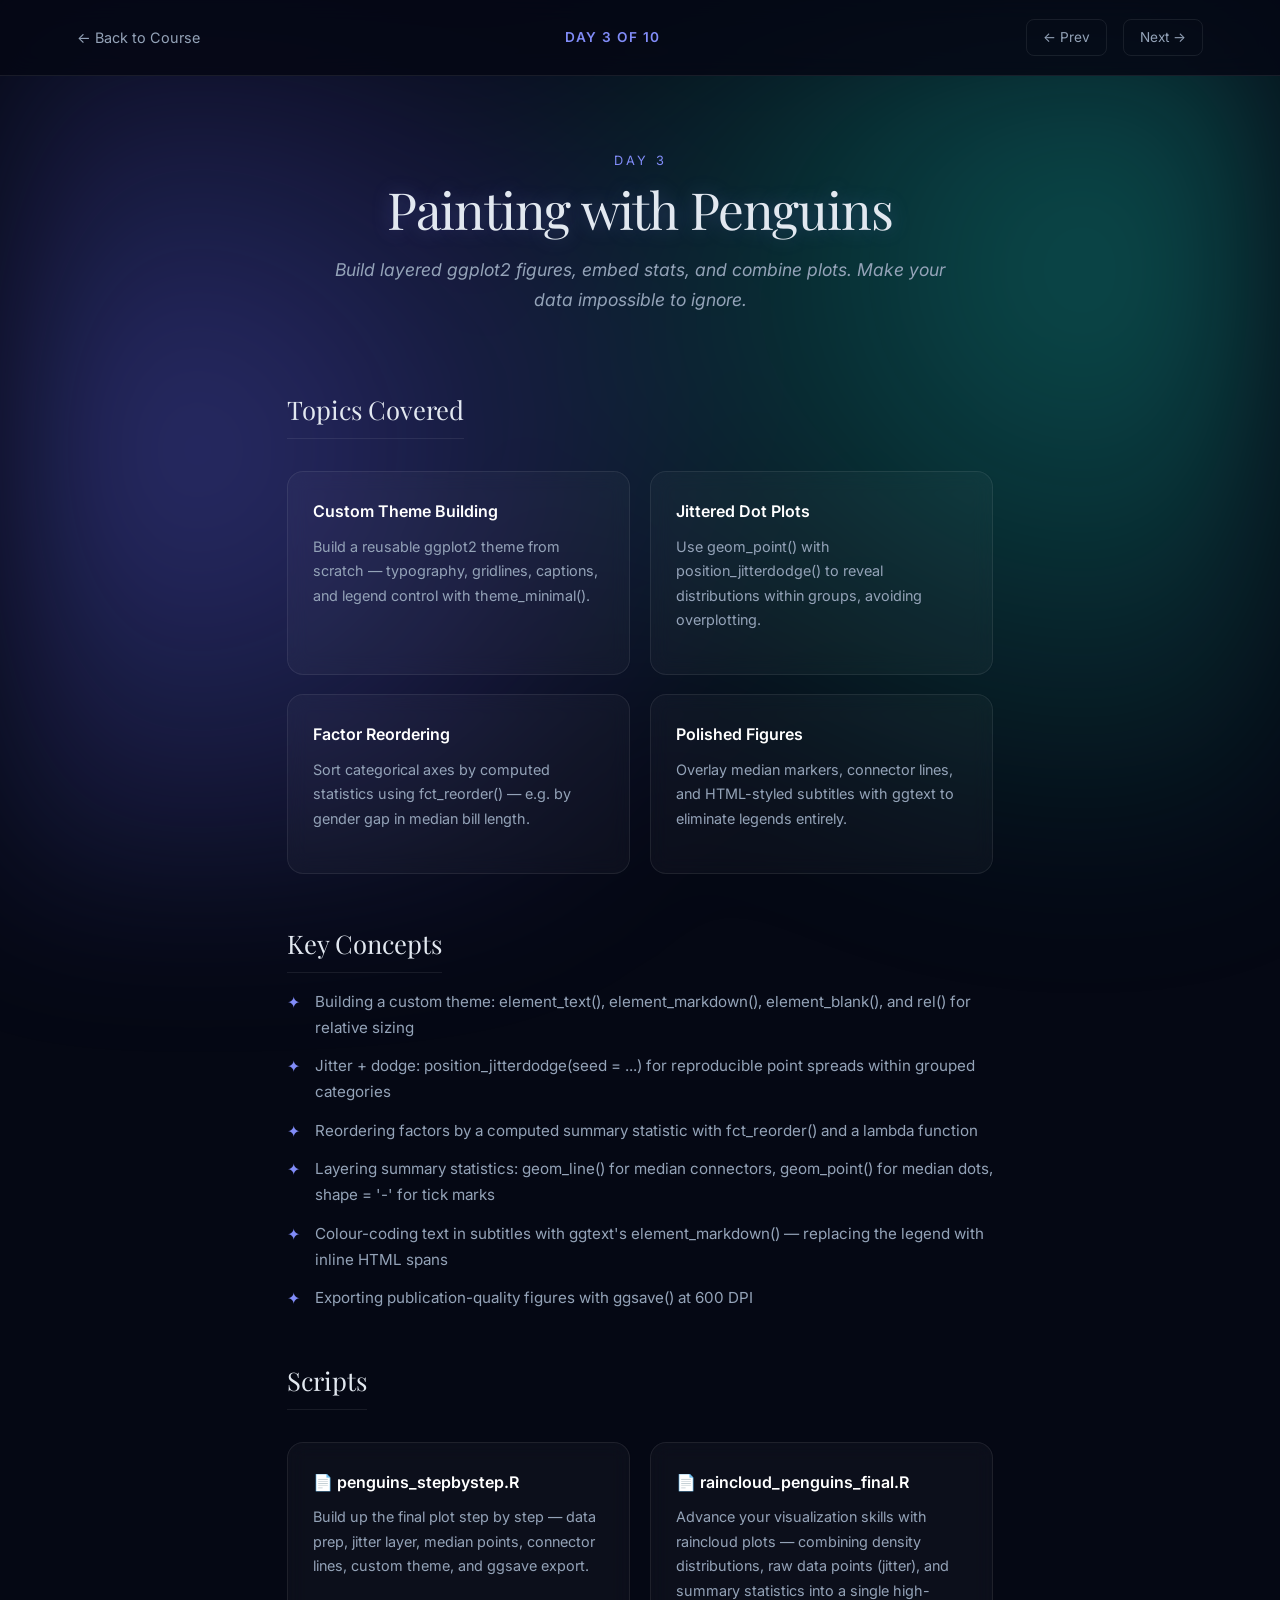
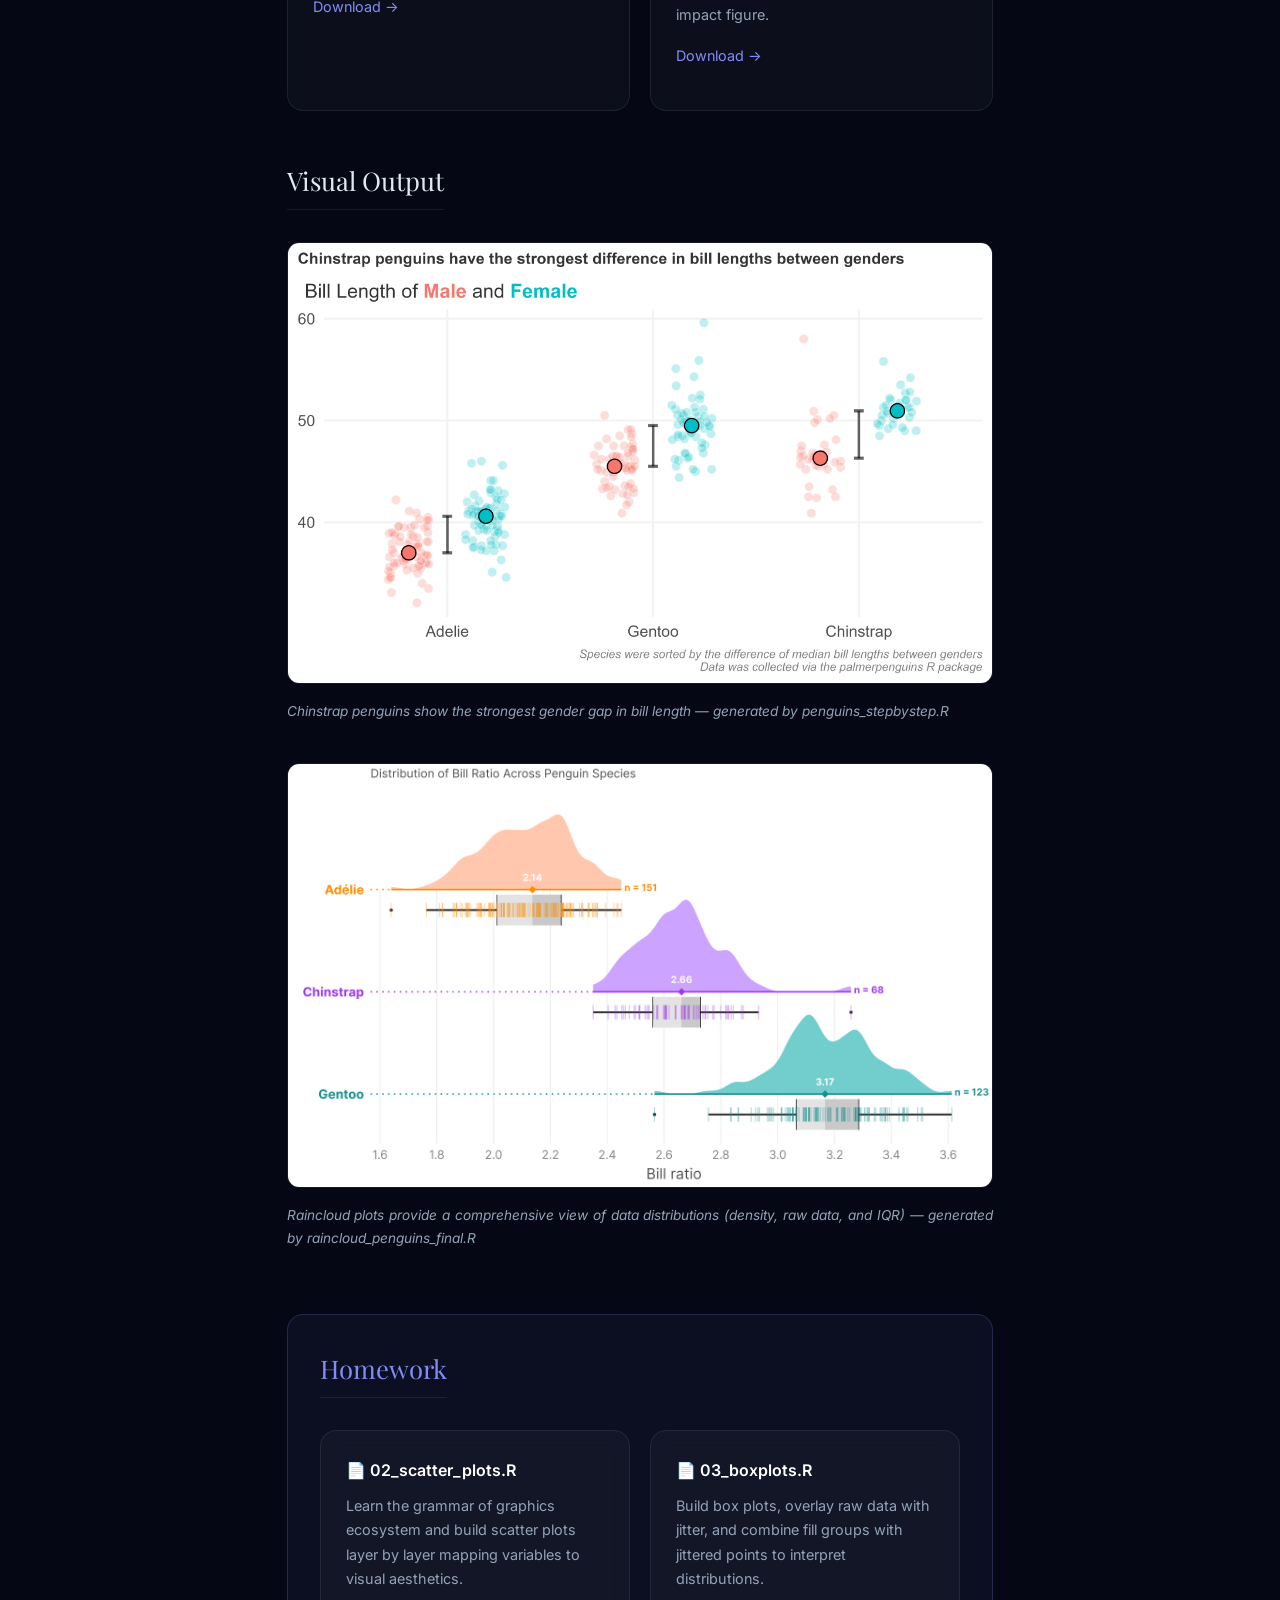
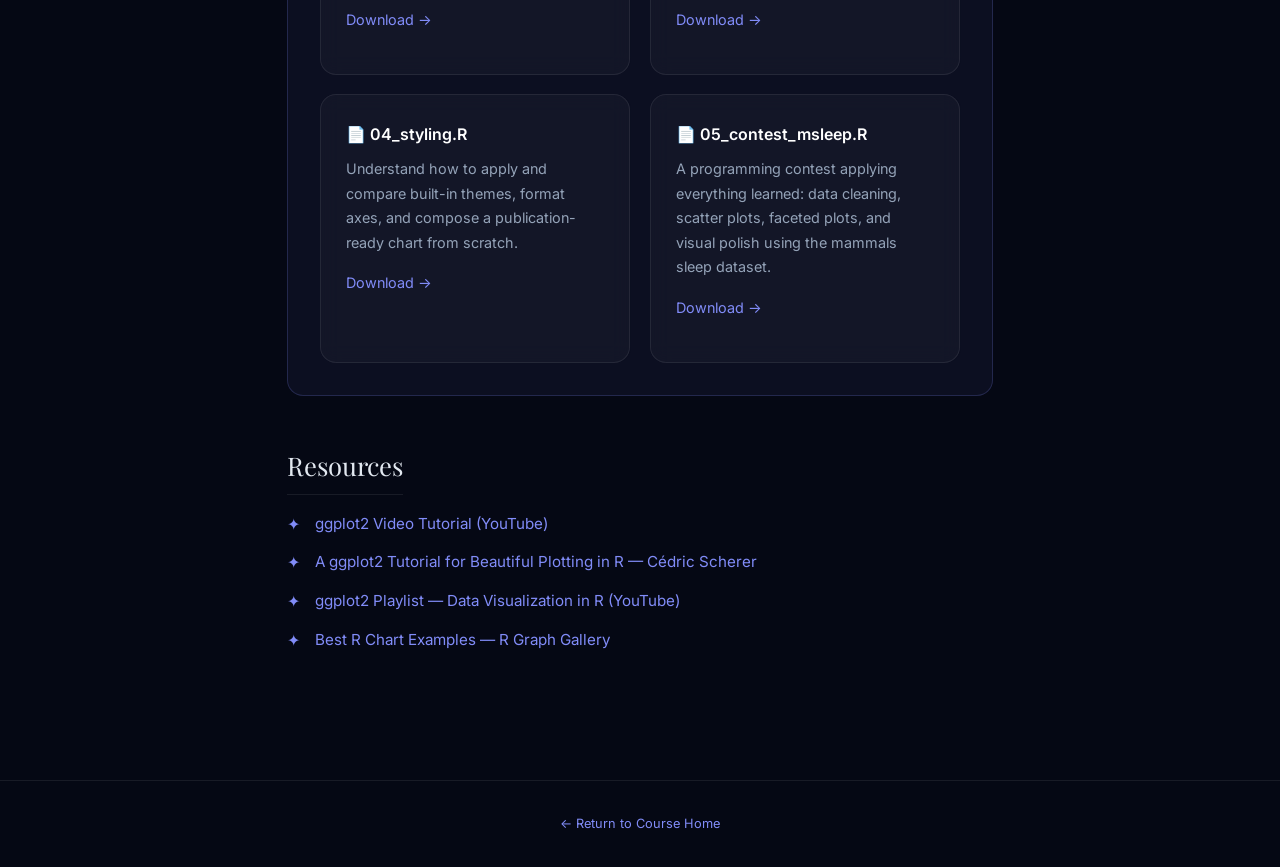
<file: Resources/D3/index.html>
<!DOCTYPE html>
<html lang="en">

<head>
    <meta charset="UTF-8" />
    <meta name="viewport" content="width=device-width, initial-scale=1.0" />
    <title>Day 3 – Painting with Penguins | Data Analysis for Neuroscientists</title>
    <link
        href="https://fonts.googleapis.com/css2?family=Inter:wght@300;400;500;600;700&family=Playfair+Display:ital,wght@0,400;0,700;1,400&display=swap"
        rel="stylesheet">
    <link
        href="https://fonts.googleapis.com/css2?family=Inter:wght@300;400;500;600;700&family=Playfair+Display:ital,wght@0,400;0,700;1,400&display=swap"
        rel="stylesheet">
    <link rel="stylesheet" href="../shared.css">
</head>
</head>

<body>
    <div class="ambient-background"></div>

    <nav class="top-nav">
        <a href="../../index.html">← Back to Course</a>
        <span class="nav-day-label">Day 3 of 10</span>
        <div class="nav-arrows">
            <a href="../D2/index.html">← Prev</a>
            <a href="../D4/index.html">Next →</a>
        </div>
    </nav>

    <header class="page-header">
        <p class="day-number">Day 3</p>
        <h1>Painting with Penguins</h1>
        <p class="subtitle">Build layered ggplot2 figures, embed stats, and combine plots. Make your data impossible to
            ignore.</p>
    </header>

    <main class="content">
        <section>
            <h2>Topics Covered</h2>
            <div class="card-grid">
                <div class="glass-card">
                    <h3>Custom Theme Building</h3>
                    <p>Build a reusable ggplot2 theme from scratch — typography, gridlines, captions, and legend control
                        with theme_minimal().</p>
                </div>
                <div class="glass-card">
                    <h3>Jittered Dot Plots</h3>
                    <p>Use geom_point() with position_jitterdodge() to reveal distributions within groups, avoiding
                        overplotting.</p>
                </div>
                <div class="glass-card">
                    <h3>Factor Reordering</h3>
                    <p>Sort categorical axes by computed statistics using fct_reorder() — e.g. by gender gap in median
                        bill length.</p>
                </div>
                <div class="glass-card">
                    <h3>Polished Figures</h3>
                    <p>Overlay median markers, connector lines, and HTML-styled subtitles with ggtext to eliminate
                        legends entirely.</p>
                </div>
            </div>
        </section>

        <section>
            <h2>Key Concepts</h2>
            <ul>
                <li>Building a custom theme: element_text(), element_markdown(), element_blank(), and rel() for relative
                    sizing</li>
                <li>Jitter + dodge: position_jitterdodge(seed = ...) for reproducible point spreads within grouped
                    categories</li>
                <li>Reordering factors by a computed summary statistic with fct_reorder() and a lambda function</li>
                <li>Layering summary statistics: geom_line() for median connectors, geom_point() for median dots, shape
                    = '-' for tick marks</li>
                <li>Colour-coding text in subtitles with ggtext's element_markdown() — replacing the legend with inline
                    HTML spans</li>
                <li>Exporting publication-quality figures with ggsave() at 600 DPI</li>
            </ul>
        </section>

        <section>
            <h2>Scripts</h2>
            <div class="card-grid">
                <div class="glass-card">
                    <h3>📄 penguins_stepbystep.R</h3>
                    <p>Build up the final plot step by step — data prep, jitter layer, median points, connector lines,
                        custom theme, and ggsave export.</p>
                    <p style="margin-top:0.5rem;"><a href="penguins_stepbystep.R"
                            style="color:var(--accent-solid);text-decoration:none;" download>Download →</a></p>
                </div>
                <div class="glass-card">
                    <h3>📄 raincloud_penguins_final.R</h3>
                    <p>Advance your visualization skills with raincloud plots — combining density distributions, raw data points (jitter), and summary statistics into a single high-impact figure.</p>
                    <p style="margin-top:0.5rem;"><a href="raincloud_penguins_final.R"
                            style="color:var(--accent-solid);text-decoration:none;" download>Download →</a></p>
                </div>
            </div>
        </section>

        <section>
            <h2>Visual Output</h2>
            <div class="gallery">
                <div class="gallery-item">
                    <img src="penguins.png" alt="Penguin bill length comparison by species and sex" />
                    <p>Chinstrap penguins show the strongest gender gap in bill length — generated by penguins_stepbystep.R</p>
                </div>
                
                <div class="gallery-item">
                    <img src="raincloud_penguins.png" alt="Raincloud plot of penguin bill ratio" />
                    <p>Raincloud plots provide a comprehensive view of data distributions (density, raw data, and IQR) — generated by raincloud_penguins_final.R</p>
                </div>
            </div>
        </section>

        <section class="homework">
            <h2>Homework</h2>
            <div class="card-grid">
                <div class="glass-card">
                    <h3>📄 02_scatter_plots.R</h3>
                    <p>Learn the grammar of graphics ecosystem and build scatter plots layer by layer mapping variables
                        to visual aesthetics.</p>
                    <p style="margin-top:0.5rem;"><a href="HW/02_scatter_plots.R"
                            style="color:var(--accent-solid);text-decoration:none;" download>Download →</a></p>
                </div>
                <div class="glass-card">
                    <h3>📄 03_boxplots.R</h3>
                    <p>Build box plots, overlay raw data with jitter, and combine fill groups with jittered points to
                        interpret distributions.</p>
                    <p style="margin-top:0.5rem;"><a href="HW/03_boxplots.R"
                            style="color:var(--accent-solid);text-decoration:none;" download>Download →</a></p>
                </div>
                <div class="glass-card">
                    <h3>📄 04_styling.R</h3>
                    <p>Understand how to apply and compare built-in themes, format axes, and compose a publication-ready
                        chart from scratch.</p>
                    <p style="margin-top:0.5rem;"><a href="HW/04_styling.R"
                            style="color:var(--accent-solid);text-decoration:none;" download>Download →</a></p>
                </div>
                <div class="glass-card">
                    <h3>📄 05_contest_msleep.R</h3>
                    <p>A programming contest applying everything learned: data cleaning, scatter plots, faceted plots,
                        and visual polish using the mammals sleep dataset.</p>
                    <p style="margin-top:0.5rem;"><a href="HW/05_contest_msleep.R"
                            style="color:var(--accent-solid);text-decoration:none;" download>Download →</a></p>
                </div>
            </div>
        </section>
        <section class="resources">
            <h2>Resources</h2>
            <ul>
                <li><a href="https://www.youtube.com/watch?v=7UjA_5gNvdw"
                        style="color:var(--accent-solid);text-decoration:none;" target="_blank">ggplot2 Video Tutorial
                        (YouTube) </a></li>
                <li><a href="https://www.cedricscherer.com/2019/08/05/a-ggplot2-tutorial-for-beautiful-plotting-in-r/"
                        style="color:var(--accent-solid);text-decoration:none;" target="_blank">A ggplot2 Tutorial for
                        Beautiful Plotting in R — Cédric Scherer </a></li>
                <li><a href="https://www.youtube.com/playlist?list=PLd6eTXMmV3X-4-pHkZSJwHRACzSSyeT9T"
                        style="color:var(--accent-solid);text-decoration:none;" target="_blank">ggplot2 Playlist — Data
                        Visualization in R (YouTube) </a></li>
                <li><a href="https://r-graph-gallery.com/best-r-chart-examples.html"
                        style="color:var(--accent-solid);text-decoration:none;" target="_blank">Best R Chart Examples —
                        R Graph Gallery </a></li>
            </ul>
        </section>

    </main>

    <footer class="footer">
        <a href="../../index.html">← Return to Course Home</a>
    </footer>
</body>

</html>
</file>
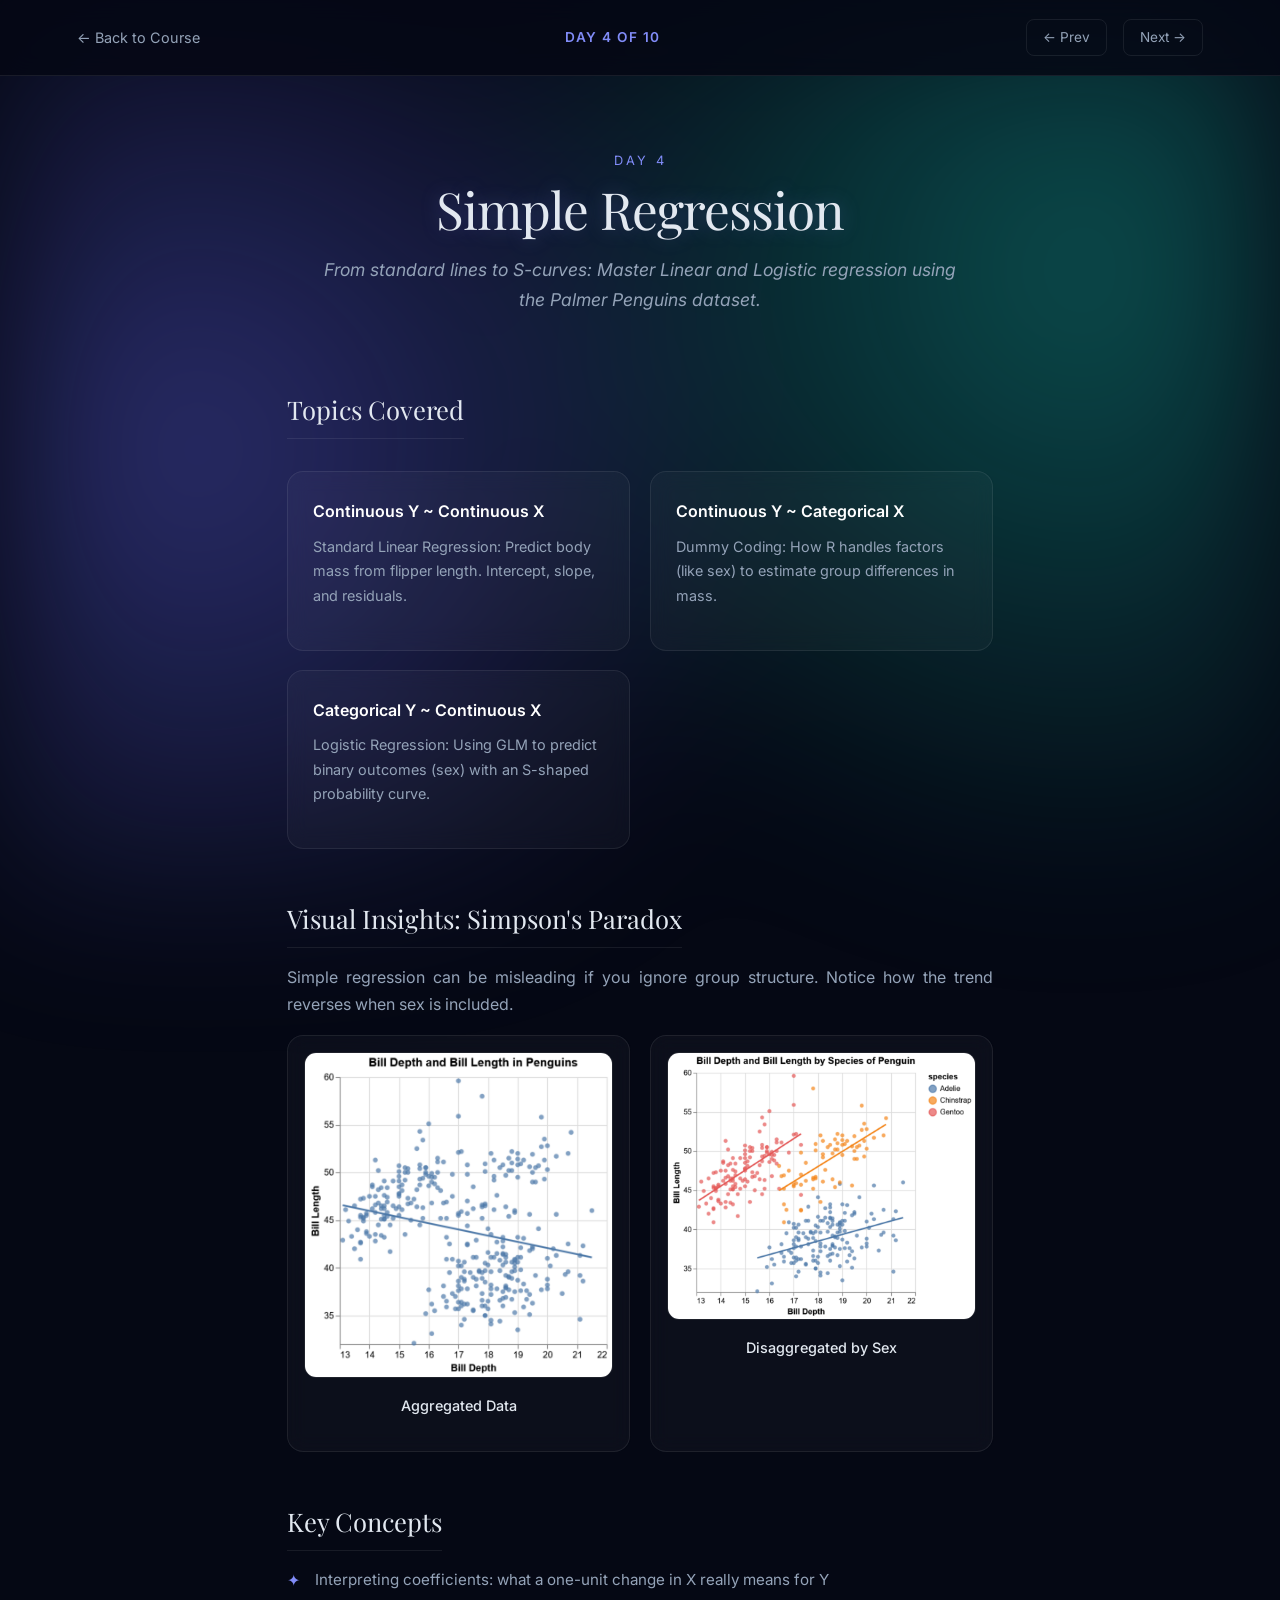
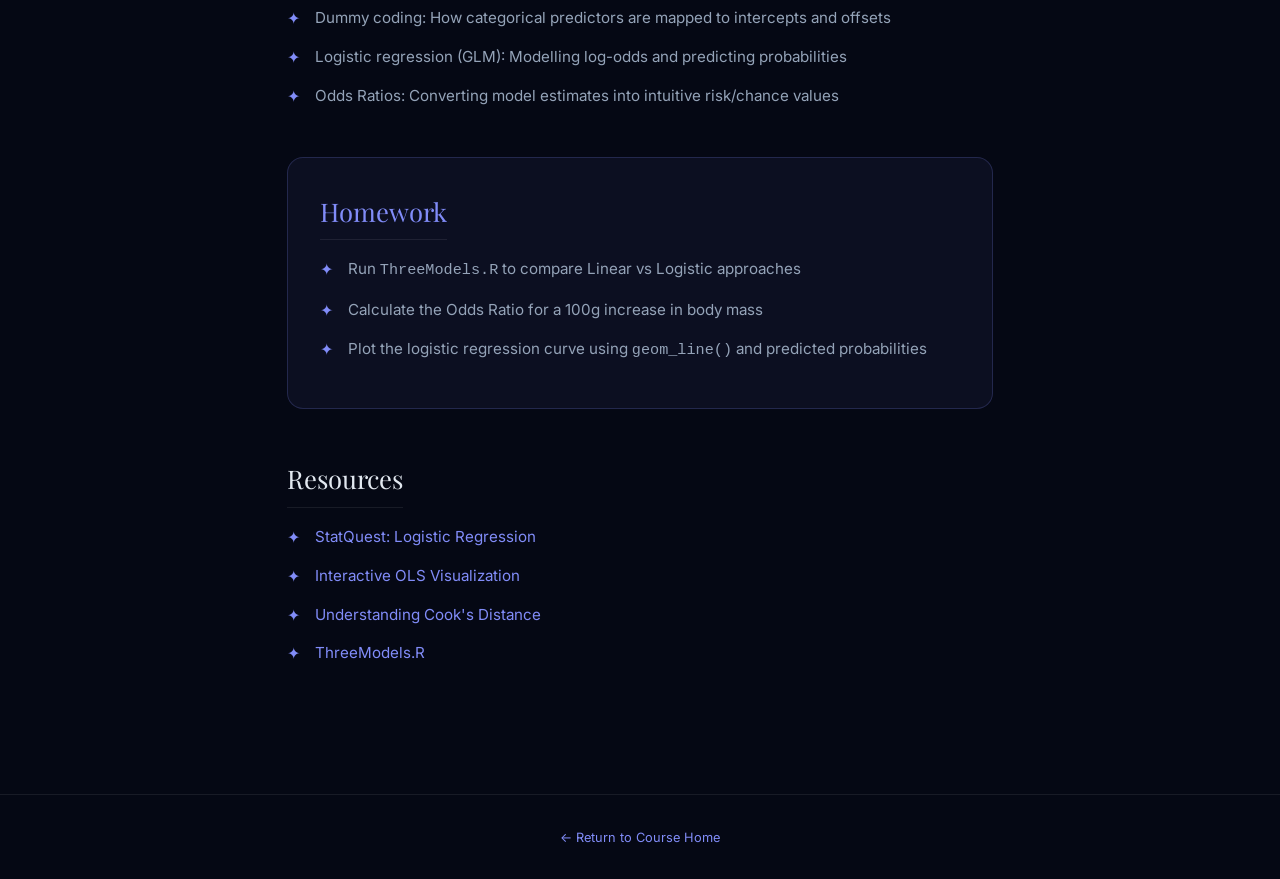
<file: Resources/D4/index.html>
<!DOCTYPE html>
<html lang="en">

<head>
    <meta charset="UTF-8" />
    <meta name="viewport" content="width=device-width, initial-scale=1.0" />
    <title>Day 4 – Simple Regression | Data Analysis for Neuroscientists</title>
    <link
        href="https://fonts.googleapis.com/css2?family=Inter:wght@300;400;500;600;700&family=Playfair+Display:ital,wght@0,400;0,700;1,400&display=swap"
        rel="stylesheet">
    <link
        href="https://fonts.googleapis.com/css2?family=Inter:wght@300;400;500;600;700&family=Playfair+Display:ital,wght@0,400;0,700;1,400&display=swap"
        rel="stylesheet">
    <link rel="stylesheet" href="../shared.css">
</head>
</head>

<body>
    <div class="ambient-background"></div>

    <nav class="top-nav">
        <a href="../../index.html">← Back to Course</a>
        <span class="nav-day-label">Day 4 of 10</span>
        <div class="nav-arrows">
            <a href="../D3/index.html">← Prev</a>
            <a href="../D5/index.html">Next →</a>
        </div>
    </nav>

    <header class="page-header">
        <p class="day-number">Day 4</p>
        <h1>Simple Regression</h1>
        <p class="subtitle">From standard lines to S-curves: Master Linear and Logistic regression using the Palmer
            Penguins dataset.</p>
    </header>

    <main class="content">
        <section>
            <h2>Topics Covered</h2>
            <div class="card-grid">
                <div class="glass-card">
                    <h3>Continuous Y ~ Continuous X</h3>
                    <p>Standard Linear Regression: Predict body mass from flipper length. Intercept, slope, and
                        residuals.</p>
                </div>
                <div class="glass-card">
                    <h3>Continuous Y ~ Categorical X</h3>
                    <p>Dummy Coding: How R handles factors (like sex) to estimate group differences in mass.</p>
                </div>
                <div class="glass-card">
                    <h3>Categorical Y ~ Continuous X</h3>
                    <p>Logistic Regression: Using GLM to predict binary outcomes (sex) with an S-shaped probability
                        curve.</p>
                </div>
            </div>
        </section>

        <section>
            <h2>Visual Insights: Simpson's Paradox</h2>
            <p>Simple regression can be misleading if you ignore group structure. Notice how the trend reverses when sex
                is included.</p>
            <div class="card-grid" style="grid-template-columns: repeat(auto-fit, minmax(300px, 1fr));">
                <div class="glass-card" style="padding: 1rem;">
                    <img src="overall.png" alt="Overall Trend"
                        style="width: 100%; border-radius: 12px; border: 1px solid var(--glass-border); margin-bottom: 0.5rem;">
                    <p style="text-align: center; color: var(--text-main); font-weight: 500;">Aggregated Data</p>
                </div>
                <div class="glass-card" style="padding: 1rem;">
                    <img src="simpson.png" alt="Simpson's Paradox"
                        style="width: 100%; border-radius: 12px; border: 1px solid var(--glass-border); margin-bottom: 0.5rem;">
                    <p style="text-align: center; color: var(--text-main); font-weight: 500;">Disaggregated by Sex</p>
                </div>
            </div>
        </section>

        <section>
            <h2>Key Concepts</h2>
            <ul>
                <li>Interpreting coefficients: what a one-unit change in X really means for Y</li>
                <li>Dummy coding: How categorical predictors are mapped to intercepts and offsets</li>
                <li>Logistic regression (GLM): Modelling log-odds and predicting probabilities</li>
                <li>Odds Ratios: Converting model estimates into intuitive risk/chance values</li>
            </ul>
        </section>

        <section class="homework">
            <h2>Homework</h2>
            <ul>
                <li>Run <code>ThreeModels.R</code> to compare Linear vs Logistic approaches</li>
                <li>Calculate the Odds Ratio for a 100g increase in body mass</li>
                <li>Plot the logistic regression curve using <code>geom_line()</code> and predicted probabilities</li>
            </ul>
        </section>
        <section class="resources">
            <h2>Resources</h2>
            <ul>
                <li><a href="https://www.youtube.com/watch?v=yIYKR4sgzI8" target="_blank"
                        style="color:var(--accent-solid);text-decoration:none;">StatQuest: Logistic Regression</a></li>
                <li><a href="https://setosa.io/ev/ordinary-least-squares-regression/" target="_blank"
                        style="color:var(--accent-solid);text-decoration:none;">Interactive OLS Visualization</a></li>
                <li><a href="https://rpubs.com/DragonflyStats/Cooks-Distance" target="_blank"
                        style="color:var(--accent-solid);text-decoration:none;">Understanding Cook's Distance</a></li>
                <li><a href="ThreeModels.R" download
                        style="color:var(--accent-solid);text-decoration:none;">ThreeModels.R</a></li>
            </ul>
        </section>

    </main>

    <footer class="footer">
        <a href="../../index.html">← Return to Course Home</a>
    </footer>
</body>

</html>
</file>
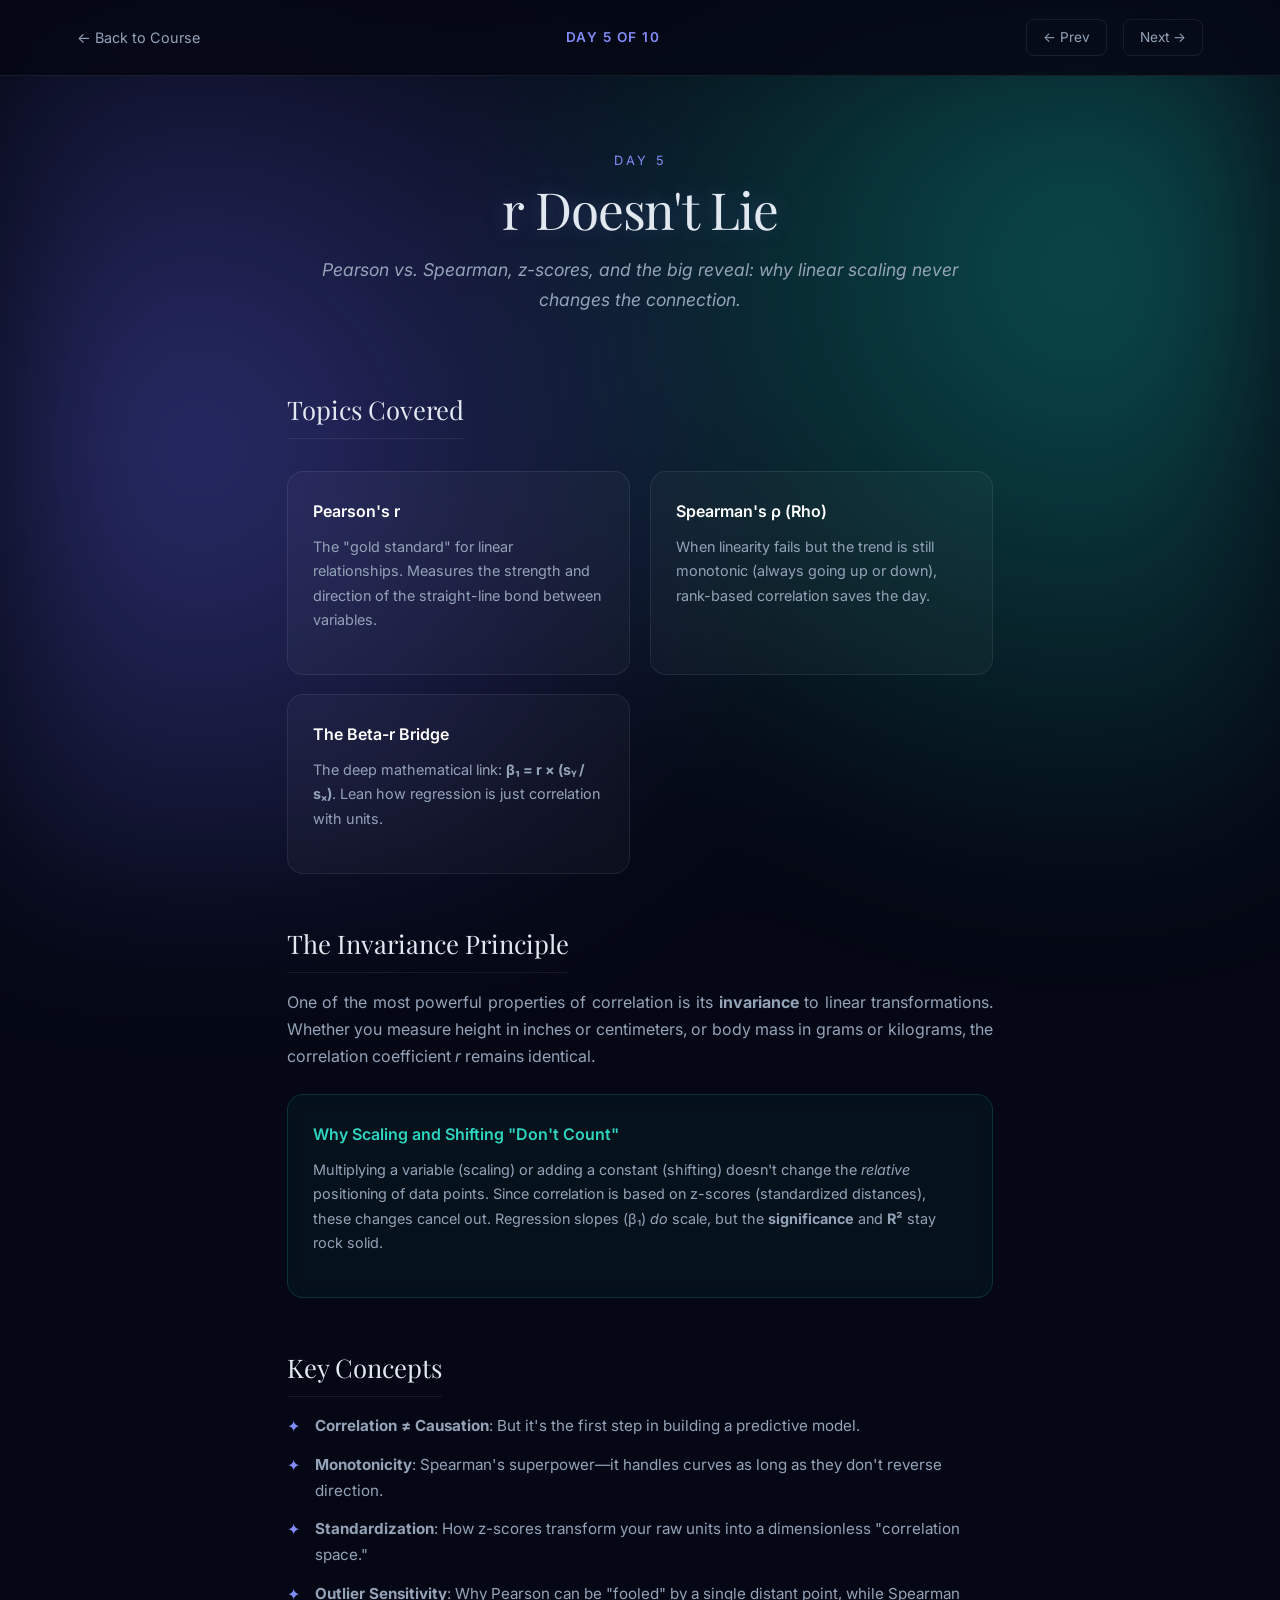
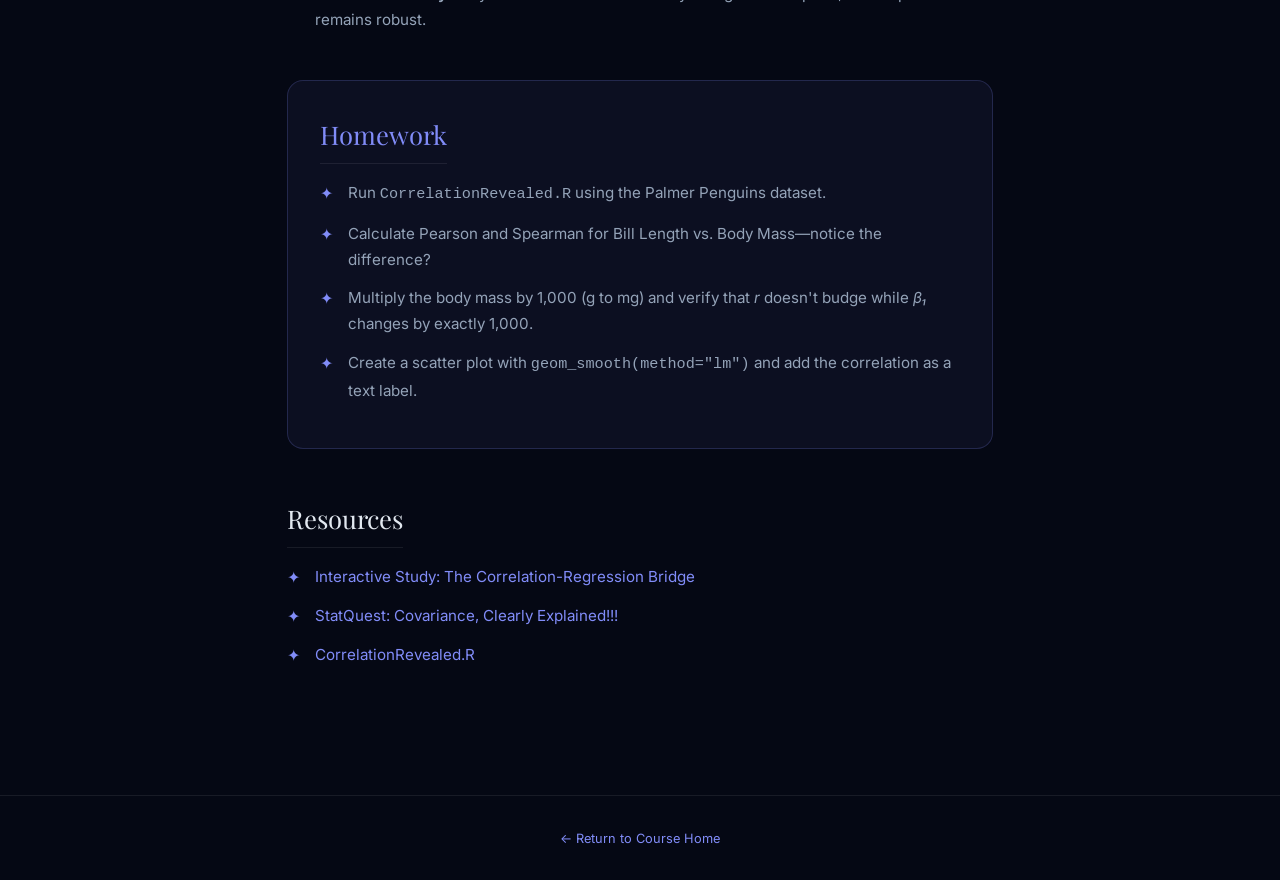
<file: Resources/D5/index.html>
<!DOCTYPE html>
<html lang="en">
<head>
    <meta charset="UTF-8" />
    <meta name="viewport" content="width=device-width, initial-scale=1.0" />
    <title>Day 5 – r Doesn't Lie | Data Analysis for Neuroscientists</title>
    <link href="https://fonts.googleapis.com/css2?family=Inter:wght@300;400;500;600;700&family=Playfair+Display:ital,wght@0,400;0,700;1,400&display=swap" rel="stylesheet">
    <link rel="stylesheet" href="../shared.css">
</head>
<body>
    <div class="ambient-background"></div>
    <nav class="top-nav">
        <a href="../../index.html">← Back to Course</a>
        <span class="nav-day-label">Day 5 of 10</span>
        <div class="nav-arrows">
            <a href="../D4/index.html">← Prev</a>
            <a href="../D6/index.html">Next →</a>
        </div>
    </nav>
    <header class="page-header">
        <p class="day-number">Day 5</p>
        <h1>r Doesn't Lie</h1>
        <p class="subtitle">Pearson vs. Spearman, z-scores, and the big reveal: why linear scaling never changes the connection.</p>
    </header>

    <main class="content">
        <section>
            <h2>Topics Covered</h2>
            <div class="card-grid">
                <div class="glass-card">
                    <h3>Pearson's r</h3>
                    <p>The "gold standard" for linear relationships. Measures the strength and direction of the straight-line bond between variables.</p>
                </div>
                <div class="glass-card">
                    <h3>Spearman's ρ (Rho)</h3>
                    <p>When linearity fails but the trend is still monotonic (always going up or down), rank-based correlation saves the day.</p>
                </div>
                <div class="glass-card">
                    <h3>The Beta-r Bridge</h3>
                    <p>The deep mathematical link: <strong>β₁ = r × (sᵧ / sₓ)</strong>. Lean how regression is just correlation with units.</p>
                </div>
            </div>
        </section>

        <section>
            <h2>The Invariance Principle</h2>
            <p>One of the most powerful properties of correlation is its <strong>invariance</strong> to linear transformations. Whether you measure height in inches or centimeters, or body mass in grams or kilograms, the correlation coefficient <em>r</em> remains identical.</p>
            
            <div class="glass-card" style="margin-top: 1.5rem; background: rgba(20, 184, 166, 0.05); border-color: rgba(20, 184, 166, 0.2);">
                <h3 style="color: #2DD4BF;">Why Scaling and Shifting "Don't Count"</h3>
                <p>Multiplying a variable (scaling) or adding a constant (shifting) doesn't change the <em>relative</em> positioning of data points. Since correlation is based on z-scores (standardized distances), these changes cancel out. Regression slopes (β₁) <em>do</em> scale, but the <strong>significance</strong> and <strong>R²</strong> stay rock solid.</p>
            </div>
        </section>

        <section>
            <h2>Key Concepts</h2>
            <ul>
                <li><strong>Correlation ≠ Causation</strong>: But it's the first step in building a predictive model.</li>
                <li><strong>Monotonicity</strong>: Spearman's superpower—it handles curves as long as they don't reverse direction.</li>
                <li><strong>Standardization</strong>: How z-scores transform your raw units into a dimensionless "correlation space."</li>
                <li><strong>Outlier Sensitivity</strong>: Why Pearson can be "fooled" by a single distant point, while Spearman remains robust.</li>
            </ul>
        </section>

        <section class="homework">
            <h2>Homework</h2>
            <ul>
                <li>Run <code>CorrelationRevealed.R</code> using the Palmer Penguins dataset.</li>
                <li>Calculate Pearson and Spearman for Bill Length vs. Body Mass—notice the difference?</li>
                <li>Multiply the body mass by 1,000 (g to mg) and verify that <em>r</em> doesn't budge while <em>β₁</em> changes by exactly 1,000.</li>
                <li>Create a scatter plot with <code>geom_smooth(method="lm")</code> and add the correlation as a text label.</li>
            </ul>
        </section>

        <section class="resources">
            <h2>Resources</h2>
            <ul>
                <li><a href="https://rpubs.com/rhlvenugopal/cor_reg_bridge" target="_blank"
                        style="color:var(--accent-solid);text-decoration:none;">Interactive Study: The Correlation-Regression Bridge</a></li>
                <li><a href="https://www.youtube.com/watch?v=qtaqvPAeEJY" target="_blank"
                        style="color:var(--accent-solid);text-decoration:none;">StatQuest: Covariance, Clearly Explained!!!</a></li>
                <li><a href="CorrelationRevealed.R" download
                        style="color:var(--accent-solid);text-decoration:none;">CorrelationRevealed.R</a></li>
            </ul>
        </section>
    </main>

    <footer class="footer"><a href="../../index.html">← Return to Course Home</a></footer>
</body>
</html>
</file>
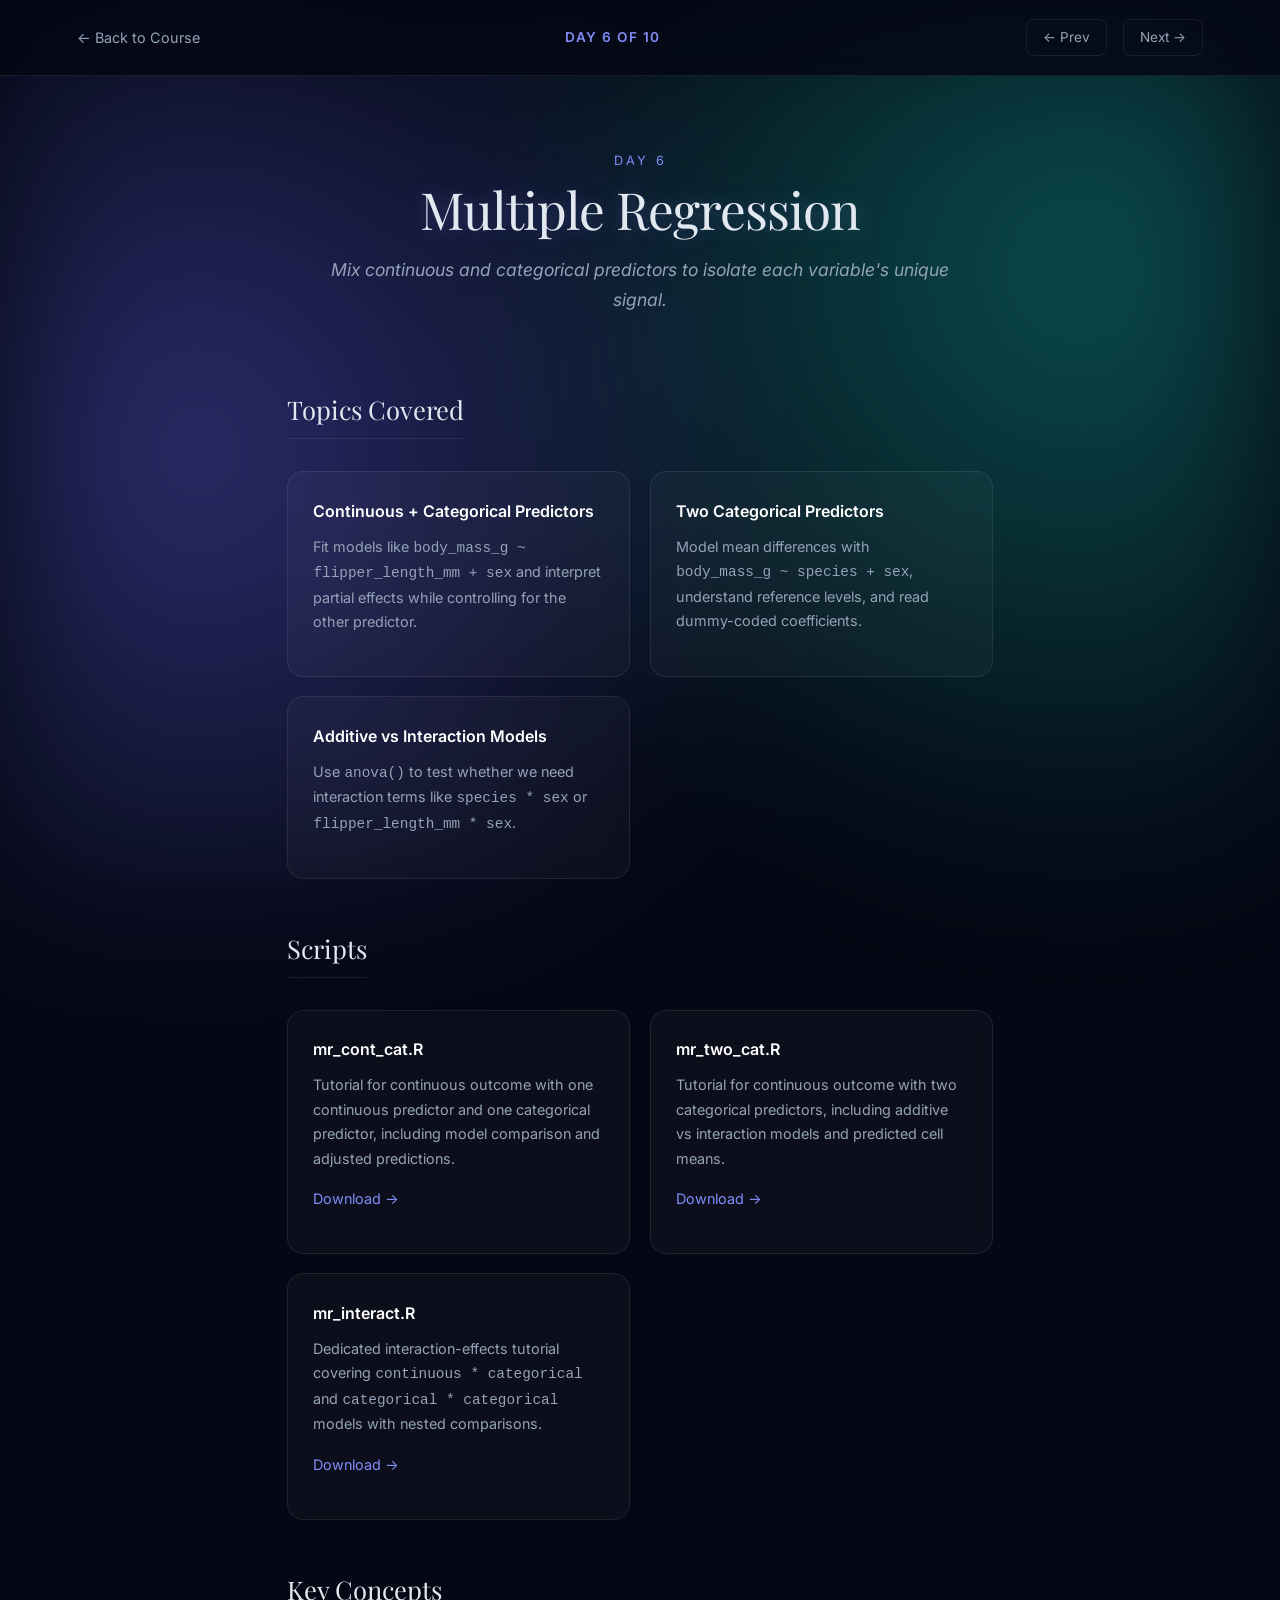
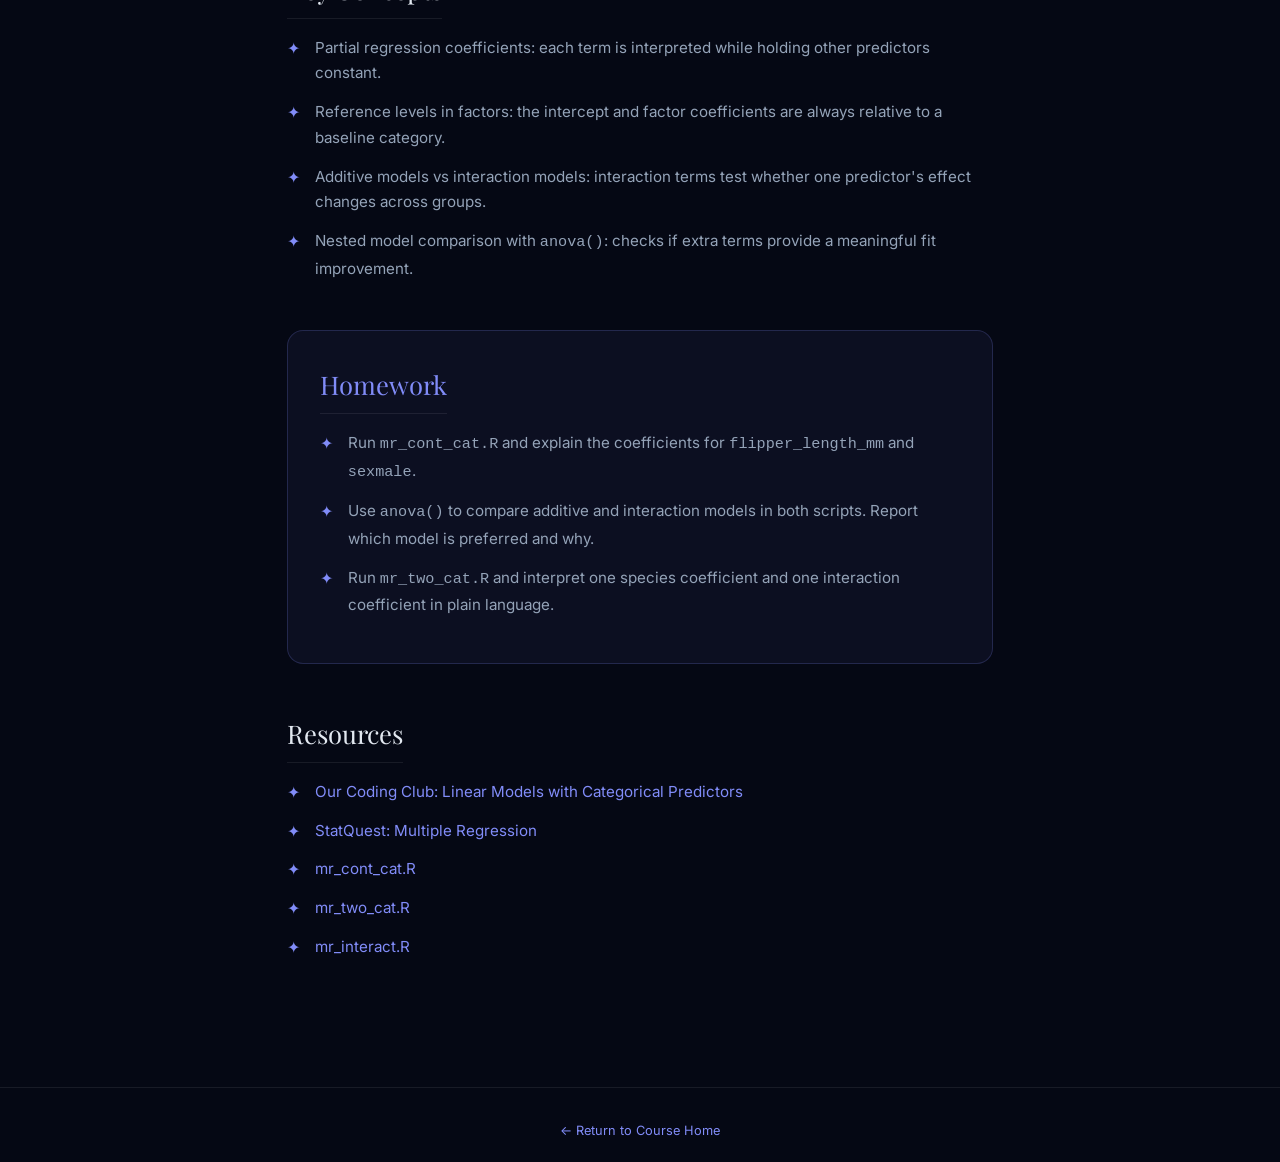
<file: Resources/D6/index.html>
<!DOCTYPE html>
<html lang="en">
<head>
    <meta charset="UTF-8" />
    <meta name="viewport" content="width=device-width, initial-scale=1.0" />
    <title>Day 6 - Multiple Regression | Data Analysis for Neuroscientists</title>
    <link href="https://fonts.googleapis.com/css2?family=Inter:wght@300;400;500;600;700&family=Playfair+Display:ital,wght@0,400;0,700;1,400&display=swap" rel="stylesheet">
    <link rel="stylesheet" href="../shared.css">
</head>
<body>
    <div class="ambient-background"></div>
    <nav class="top-nav">
        <a href="../../index.html">← Back to Course</a>
        <span class="nav-day-label">Day 6 of 10</span>
        <div class="nav-arrows">
            <a href="../D5/index.html">← Prev</a>
            <a href="../D7/index.html">Next →</a>
        </div>
    </nav>
    <header class="page-header">
        <p class="day-number">Day 6</p>
        <h1>Multiple Regression</h1>
        <p class="subtitle">Mix continuous and categorical predictors to isolate each variable's unique signal.</p>
    </header>

    <main class="content">
        <section>
            <h2>Topics Covered</h2>
            <div class="card-grid">
                <div class="glass-card">
                    <h3>Continuous + Categorical Predictors</h3>
                    <p>Fit models like <code>body_mass_g ~ flipper_length_mm + sex</code> and interpret partial effects while controlling for the other predictor.</p>
                </div>
                <div class="glass-card">
                    <h3>Two Categorical Predictors</h3>
                    <p>Model mean differences with <code>body_mass_g ~ species + sex</code>, understand reference levels, and read dummy-coded coefficients.</p>
                </div>
                <div class="glass-card">
                    <h3>Additive vs Interaction Models</h3>
                    <p>Use <code>anova()</code> to test whether we need interaction terms like <code>species * sex</code> or <code>flipper_length_mm * sex</code>.</p>
                </div>
            </div>
        </section>

        <section>
            <h2>Scripts</h2>
            <div class="card-grid">
                <div class="glass-card">
                    <h3>mr_cont_cat.R</h3>
                    <p>Tutorial for continuous outcome with one continuous predictor and one categorical predictor, including model comparison and adjusted predictions.</p>
                    <p style="margin-top:0.5rem;"><a href="mr_cont_cat.R" style="color:var(--accent-solid);text-decoration:none;" download>Download →</a></p>
                </div>
                <div class="glass-card">
                    <h3>mr_two_cat.R</h3>
                    <p>Tutorial for continuous outcome with two categorical predictors, including additive vs interaction models and predicted cell means.</p>
                    <p style="margin-top:0.5rem;"><a href="mr_two_cat.R" style="color:var(--accent-solid);text-decoration:none;" download>Download →</a></p>
                </div>
                <div class="glass-card">
                    <h3>mr_interact.R</h3>
                    <p>Dedicated interaction-effects tutorial covering <code>continuous * categorical</code> and <code>categorical * categorical</code> models with nested comparisons.</p>
                    <p style="margin-top:0.5rem;"><a href="mr_interact.R" style="color:var(--accent-solid);text-decoration:none;" download>Download →</a></p>
                </div>
            </div>
        </section>

        <section>
            <h2>Key Concepts</h2>
            <ul>
                <li>Partial regression coefficients: each term is interpreted while holding other predictors constant.</li>
                <li>Reference levels in factors: the intercept and factor coefficients are always relative to a baseline category.</li>
                <li>Additive models vs interaction models: interaction terms test whether one predictor's effect changes across groups.</li>
                <li>Nested model comparison with <code>anova()</code>: checks if extra terms provide a meaningful fit improvement.</li>
            </ul>
        </section>

        <section class="homework">
            <h2>Homework</h2>
            <ul>
                <li>Run <code>mr_cont_cat.R</code> and explain the coefficients for <code>flipper_length_mm</code> and <code>sexmale</code>.</li>
                <li>Use <code>anova()</code> to compare additive and interaction models in both scripts. Report which model is preferred and why.</li>
                <li>Run <code>mr_two_cat.R</code> and interpret one species coefficient and one interaction coefficient in plain language.</li>
            </ul>
        </section>

        <section class="resources">
            <h2>Resources</h2>
            <ul>
                <li><a href="https://ourcodingclub.github.io/tutorials/mixed-models/" target="_blank" style="color:var(--accent-solid);text-decoration:none;">Our Coding Club: Linear Models with Categorical Predictors</a></li>
                <li><a href="https://www.youtube.com/watch?v=0sMtoedWaf0" target="_blank" style="color:var(--accent-solid);text-decoration:none;">StatQuest: Multiple Regression</a></li>
                <li><a href="mr_cont_cat.R" download style="color:var(--accent-solid);text-decoration:none;">mr_cont_cat.R</a></li>
                <li><a href="mr_two_cat.R" download style="color:var(--accent-solid);text-decoration:none;">mr_two_cat.R</a></li>
                <li><a href="mr_interact.R" download style="color:var(--accent-solid);text-decoration:none;">mr_interact.R</a></li>
            </ul>
        </section>
    </main>

    <footer class="footer"><a href="../../index.html">← Return to Course Home</a></footer>
</body>
</html>
</file>
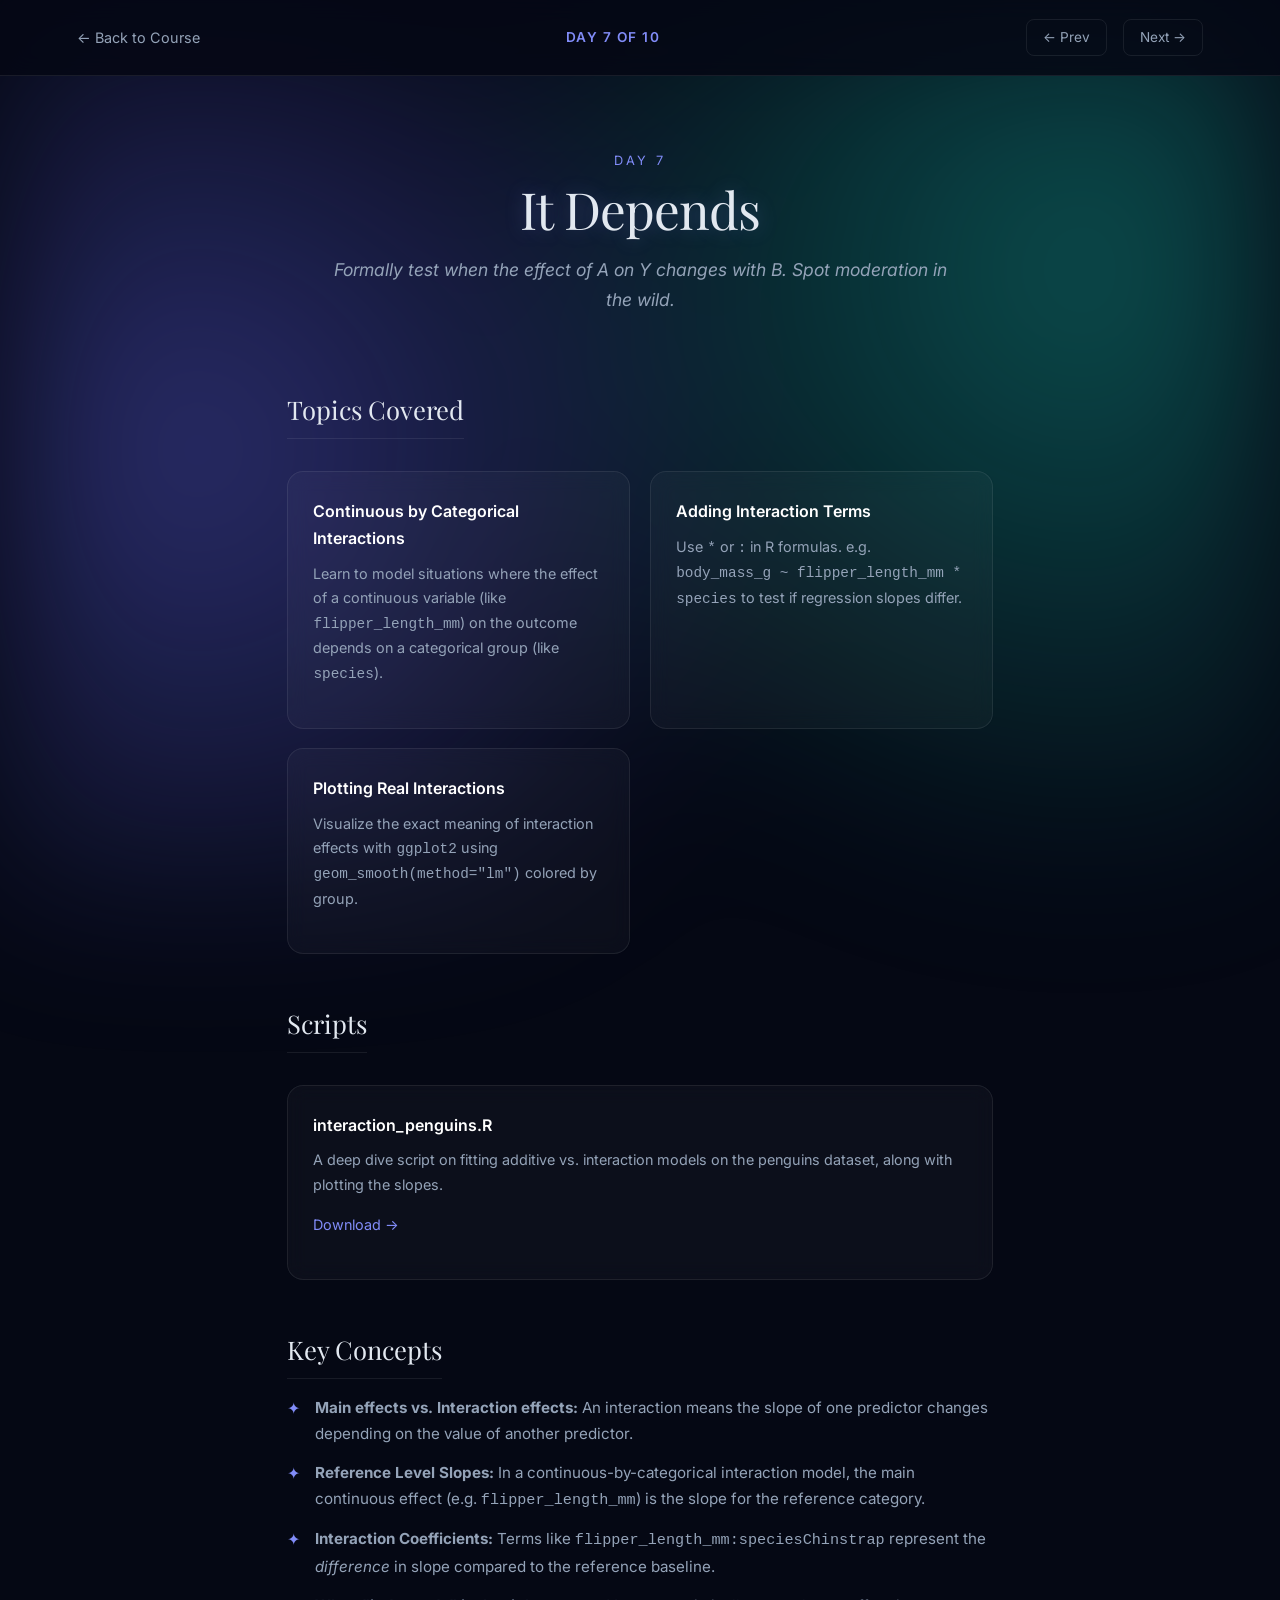
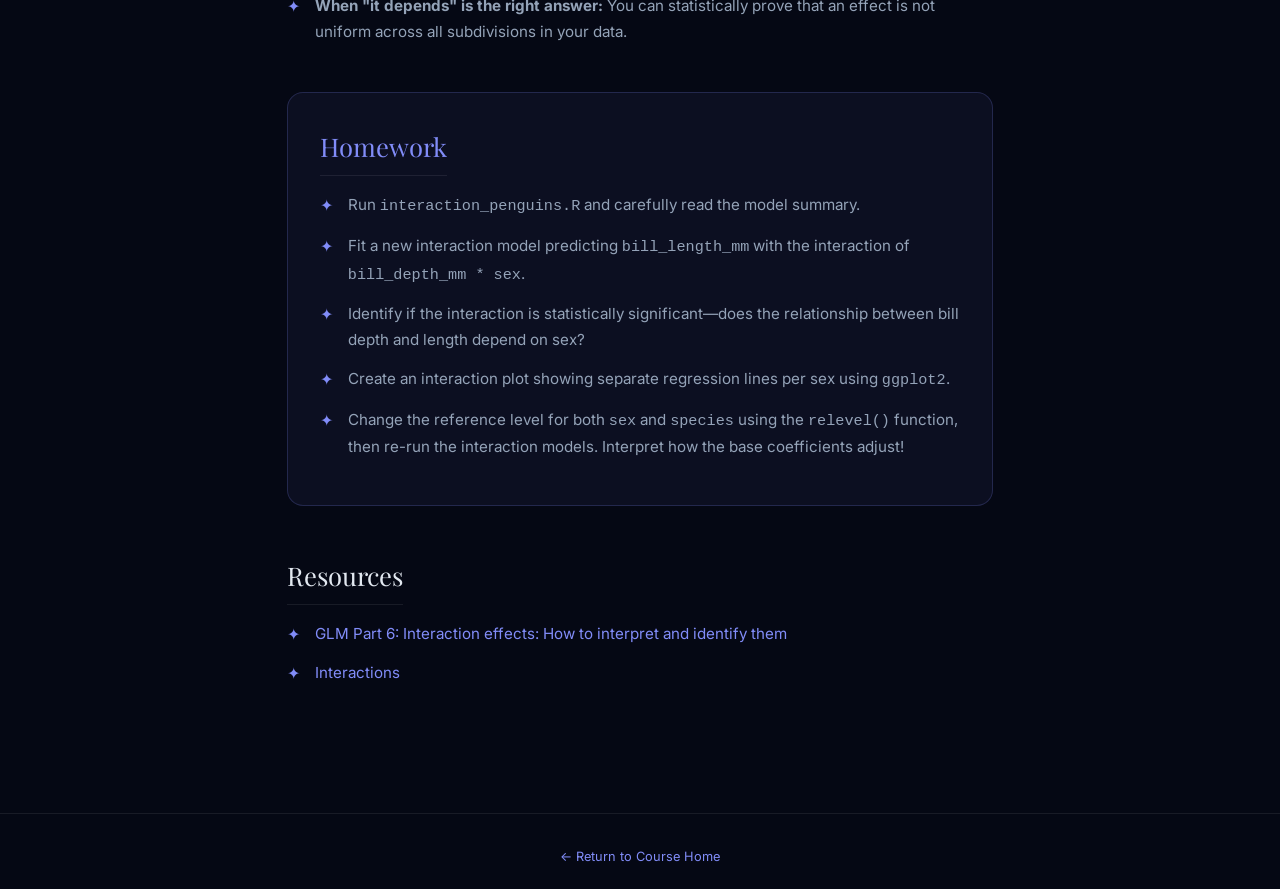
<file: Resources/D7/index.html>
<!DOCTYPE html>
<html lang="en">

<head>
    <meta charset="UTF-8" />
    <meta name="viewport" content="width=device-width, initial-scale=1.0" />
    <title>Day 7 – It Depends | Data Analysis for Neuroscientists</title>
    <link
        href="https://fonts.googleapis.com/css2?family=Inter:wght@300;400;500;600;700&family=Playfair+Display:ital,wght@0,400;0,700;1,400&display=swap"
        rel="stylesheet">
    <link rel="stylesheet" href="../shared.css">
</head>

<body>
    <div class="ambient-background"></div>
    <nav class="top-nav">
        <a href="../../index.html">← Back to Course</a>
        <span class="nav-day-label">Day 7 of 10</span>
        <div class="nav-arrows">
            <a href="../D6/index.html">← Prev</a>
            <a href="../D8/index.html">Next →</a>
        </div>
    </nav>
    <header class="page-header">
        <p class="day-number">Day 7</p>
        <h1>It Depends</h1>
        <p class="subtitle">Formally test when the effect of A on Y changes with B. Spot moderation in the wild.</p>
    </header>
    <main class="content">
        <section>
            <h2>Topics Covered</h2>
            <div class="card-grid">
                <div class="glass-card">
                    <h3>Continuous by Categorical Interactions</h3>
                    <p>Learn to model situations where the effect of a continuous variable (like
                        <code>flipper_length_mm</code>) on the outcome depends on a categorical group (like
                        <code>species</code>).
                    </p>
                </div>
                <div class="glass-card">
                    <h3>Adding Interaction Terms</h3>
                    <p>Use <code>*</code> or <code>:</code> in R formulas. e.g.
                        <code>body_mass_g ~ flipper_length_mm * species</code> to test if regression slopes differ.
                    </p>
                </div>
                <div class="glass-card">
                    <h3>Plotting Real Interactions</h3>
                    <p>Visualize the exact meaning of interaction effects with <code>ggplot2</code> using
                        <code>geom_smooth(method="lm")</code> colored by group.
                    </p>
                </div>
            </div>
        </section>

        <section>
            <h2>Scripts</h2>
            <div class="card-grid">
                <div class="glass-card">
                    <h3>interaction_penguins.R</h3>
                    <p>A deep dive script on fitting additive vs. interaction models on the penguins dataset, along with
                        plotting the slopes.</p>
                    <p style="margin-top:0.5rem;"><a href="interaction_penguins.R"
                            style="color:var(--accent-solid);text-decoration:none;" download>Download →</a></p>
                </div>
            </div>
        </section>

        <section>
            <h2>Key Concepts</h2>
            <ul>
                <li><strong>Main effects vs. Interaction effects:</strong> An interaction means the slope of one
                    predictor changes depending on the value of another predictor.</li>
                <li><strong>Reference Level Slopes:</strong> In a continuous-by-categorical interaction model, the main
                    continuous effect (e.g. <code>flipper_length_mm</code>) is the slope for the reference category.
                </li>
                <li><strong>Interaction Coefficients:</strong> Terms like
                    <code>flipper_length_mm:speciesChinstrap</code> represent the <em>difference</em> in slope compared
                    to the reference baseline.
                </li>
                <li><strong>When "it depends" is the right answer:</strong> You can statistically prove that an effect
                    is not uniform across all subdivisions in your data.</li>
            </ul>
        </section>

        <section class="homework">
            <h2>Homework</h2>
            <ul>
                <li>Run <code>interaction_penguins.R</code> and carefully read the model summary.</li>
                <li>Fit a new interaction model predicting <code>bill_length_mm</code> with the interaction of
                    <code>bill_depth_mm * sex</code>.
                </li>
                <li>Identify if the interaction is statistically significant—does the relationship between bill depth
                    and length depend on sex?</li>
                <li>Create an interaction plot showing separate regression lines per sex using <code>ggplot2</code>.
                </li>
                <li>Change the reference level for both <code>sex</code> and <code>species</code> using the
                    <code>relevel()</code> function, then re-run the interaction models. Interpret how the base
                    coefficients adjust!
                </li>
            </ul>
        </section>

        <section class="resources">
            <h2>Resources</h2>
            <ul>
                <li><a href="https://www.youtube.com/watch?v=3CCkeFShB3U" target="_blank"
                        style="color:var(--accent-solid);text-decoration:none;"> GLM Part 6: Interaction effects: How to
                        interpret and identify them</a></li>
                <li><a href="https://psyteachr.github.io/stat-models-v1/interactions.html" target="_blank"
                        style="color:var(--accent-solid);text-decoration:none;">Interactions</a></li>
            </ul>
        </section>
    </main>
    <footer class="footer"><a href="../../index.html">← Return to Course Home</a></footer>
</body>

</html>
</file>
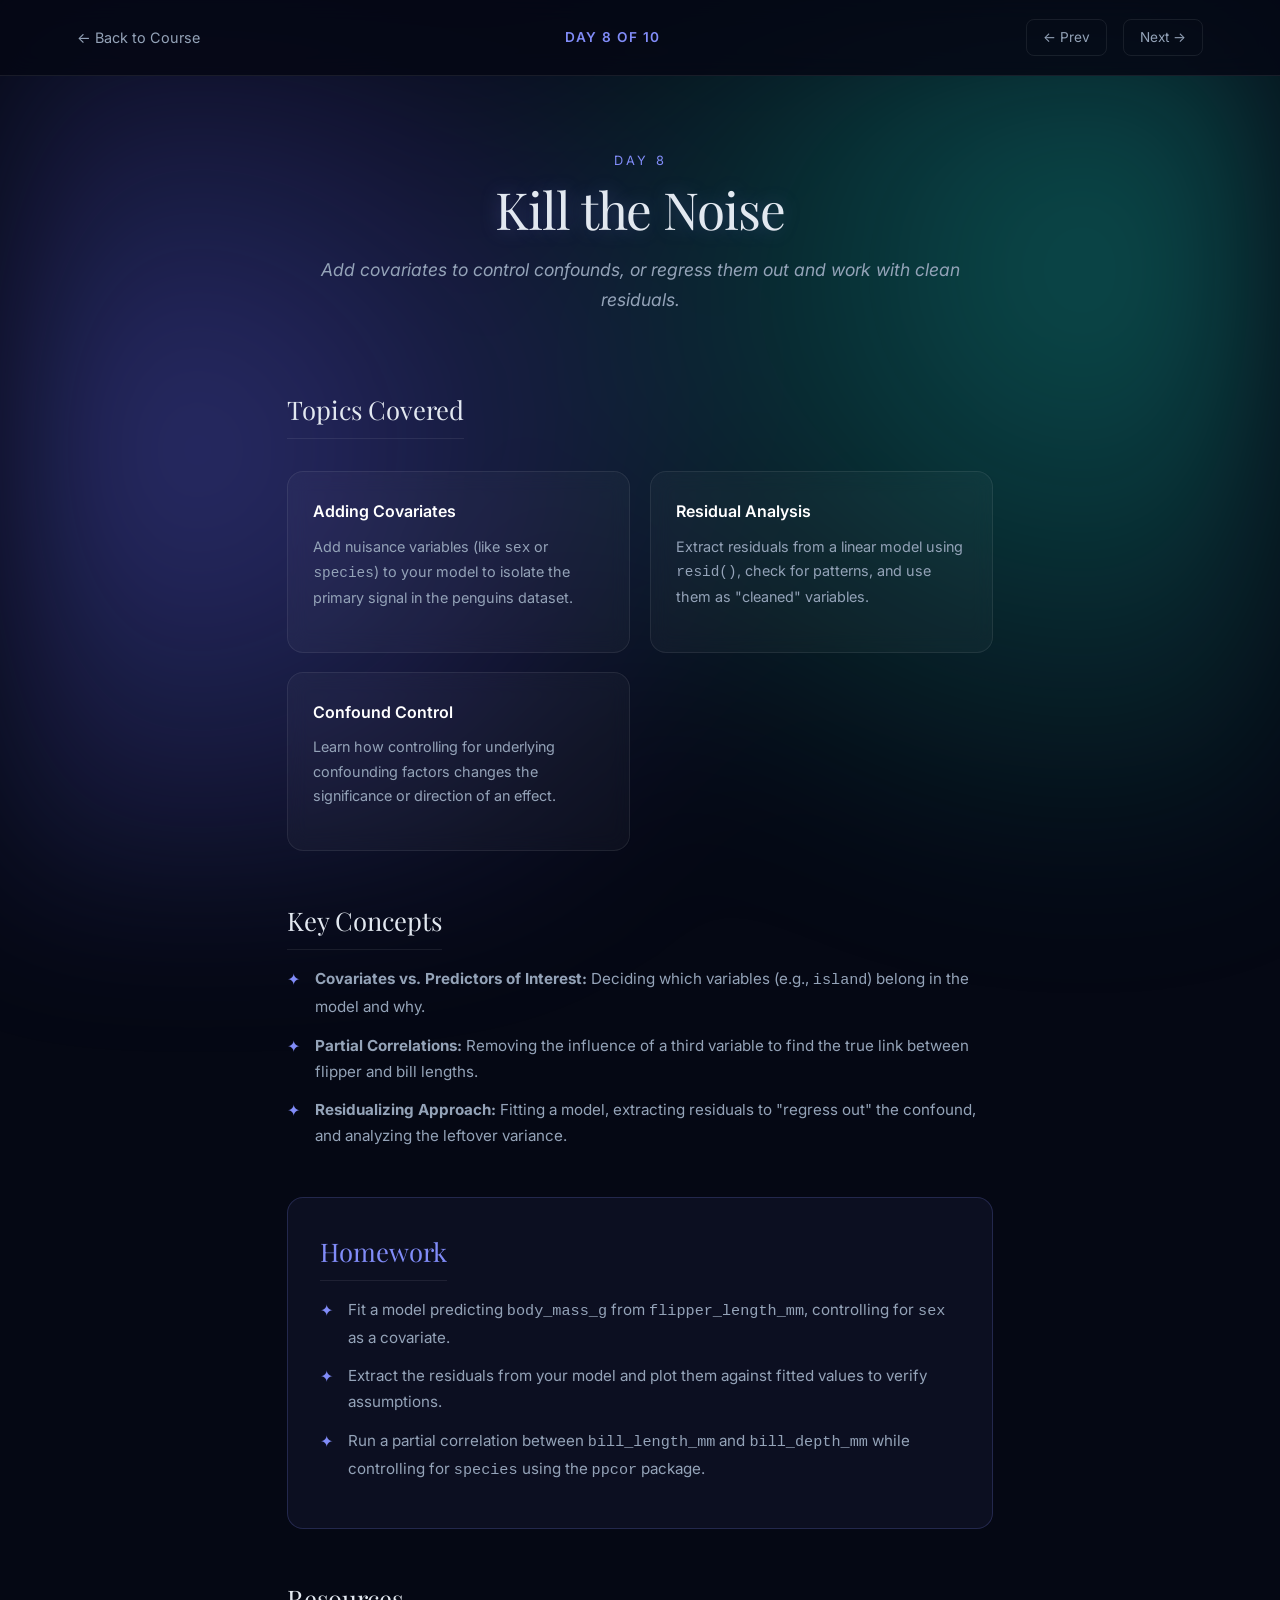
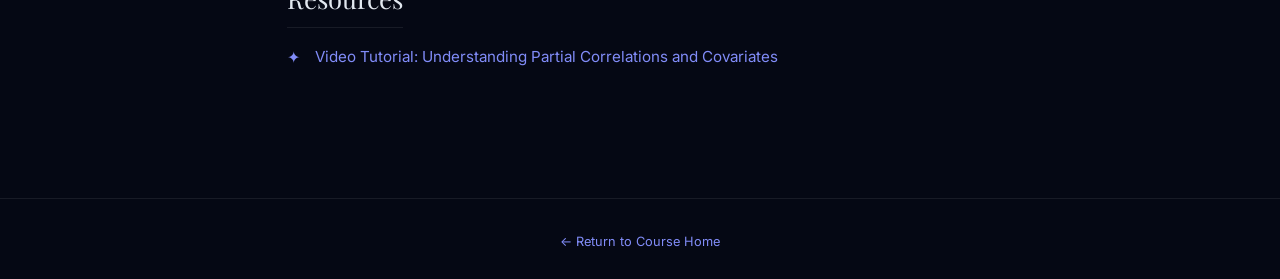
<file: Resources/D8/index.html>
<!DOCTYPE html>
<html lang="en">
<head>
    <meta charset="UTF-8" />
    <meta name="viewport" content="width=device-width, initial-scale=1.0" />
    <title>Day 8 – Kill the Noise | Data Analysis for Neuroscientists</title>
    <link href="https://fonts.googleapis.com/css2?family=Inter:wght@300;400;500;600;700&family=Playfair+Display:ital,wght@0,400;0,700;1,400&display=swap" rel="stylesheet">
    <link rel="stylesheet" href="../shared.css">
</head>
<body>
    <div class="ambient-background"></div>
    <nav class="top-nav">
        <a href="../../index.html">← Back to Course</a>
        <span class="nav-day-label">Day 8 of 10</span>
        <div class="nav-arrows">
            <a href="../D7/index.html">← Prev</a>
            <a href="../D9/index.html">Next →</a>
        </div>
    </nav>
    <header class="page-header">
        <p class="day-number">Day 8</p>
        <h1>Kill the Noise</h1>
        <p class="subtitle">Add covariates to control confounds, or regress them out and work with clean residuals.</p>
    </header>
    <main class="content">
        <section>
            <h2>Topics Covered</h2>
            <div class="card-grid">
                <div class="glass-card">
                    <h3>Adding Covariates</h3>
                    <p>Add nuisance variables (like <code>sex</code> or <code>species</code>) to your model to isolate the primary signal in the penguins dataset.</p>
                </div>
                <div class="glass-card">
                    <h3>Residual Analysis</h3>
                    <p>Extract residuals from a linear model using <code>resid()</code>, check for patterns, and use them as "cleaned" variables.</p>
                </div>
                <div class="glass-card">
                    <h3>Confound Control</h3>
                    <p>Learn how controlling for underlying confounding factors changes the significance or direction of an effect.</p>
                </div>
            </div>
        </section>

        <section>
            <h2>Key Concepts</h2>
            <ul>
                <li><strong>Covariates vs. Predictors of Interest:</strong> Deciding which variables (e.g., <code>island</code>) belong in the model and why.</li>
                <li><strong>Partial Correlations:</strong> Removing the influence of a third variable to find the true link between flipper and bill lengths.</li>
                <li><strong>Residualizing Approach:</strong> Fitting a model, extracting residuals to "regress out" the confound, and analyzing the leftover variance.</li>
            </ul>
        </section>

        <section class="homework">
            <h2>Homework</h2>
            <ul>
                <li>Fit a model predicting <code>body_mass_g</code> from <code>flipper_length_mm</code>, controlling for <code>sex</code> as a covariate.</li>
                <li>Extract the residuals from your model and plot them against fitted values to verify assumptions.</li>
                <li>Run a partial correlation between <code>bill_length_mm</code> and <code>bill_depth_mm</code> while controlling for <code>species</code> using the <code>ppcor</code> package.</li>
            </ul>
        </section>

        <section class="resources">
            <h2>Resources</h2>
            <ul>
                <li><a href="https://www.youtube.com/watch?v=EkAQAi3a4js" target="_blank" style="color:var(--accent-solid);text-decoration:none;">Video Tutorial: Understanding Partial Correlations and Covariates</a></li>
            </ul>
        </section>
    </main>
    <footer class="footer"><a href="../../index.html">← Return to Course Home</a></footer>
</body>
</html>
</file>
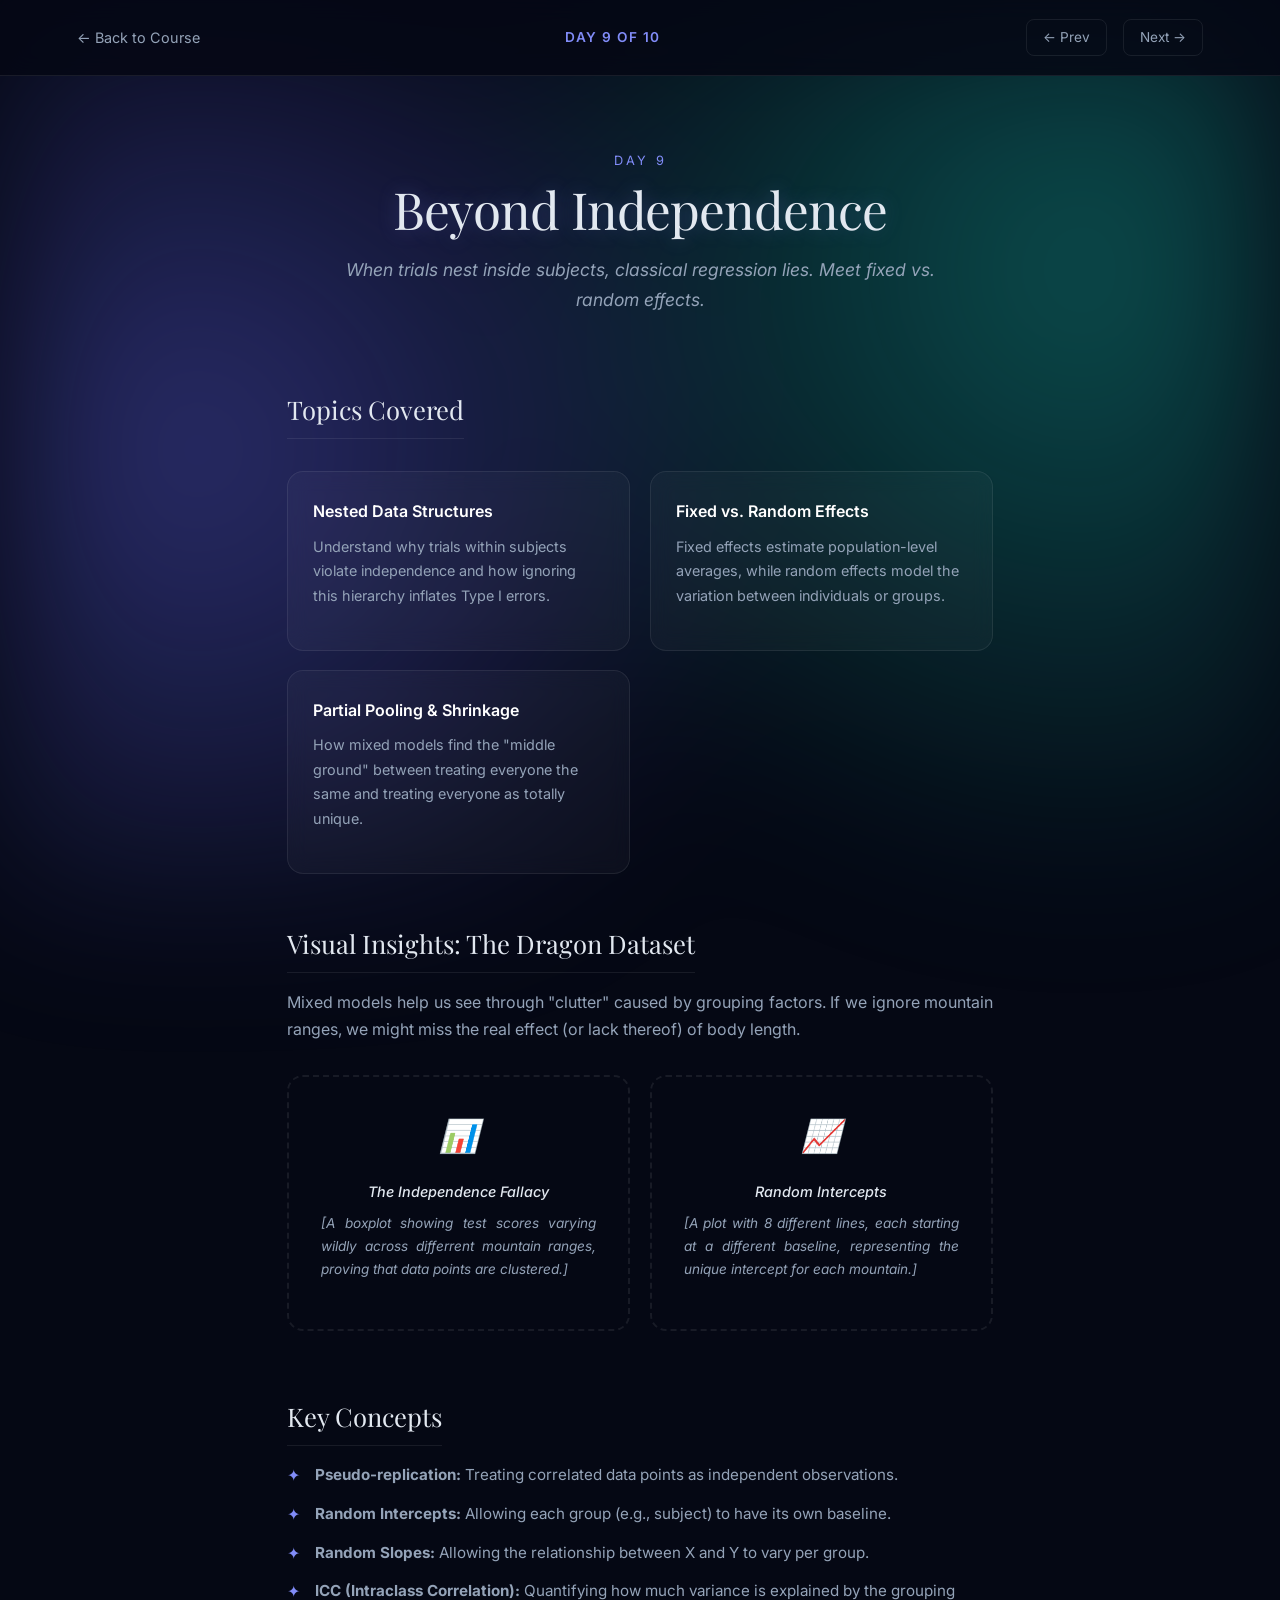
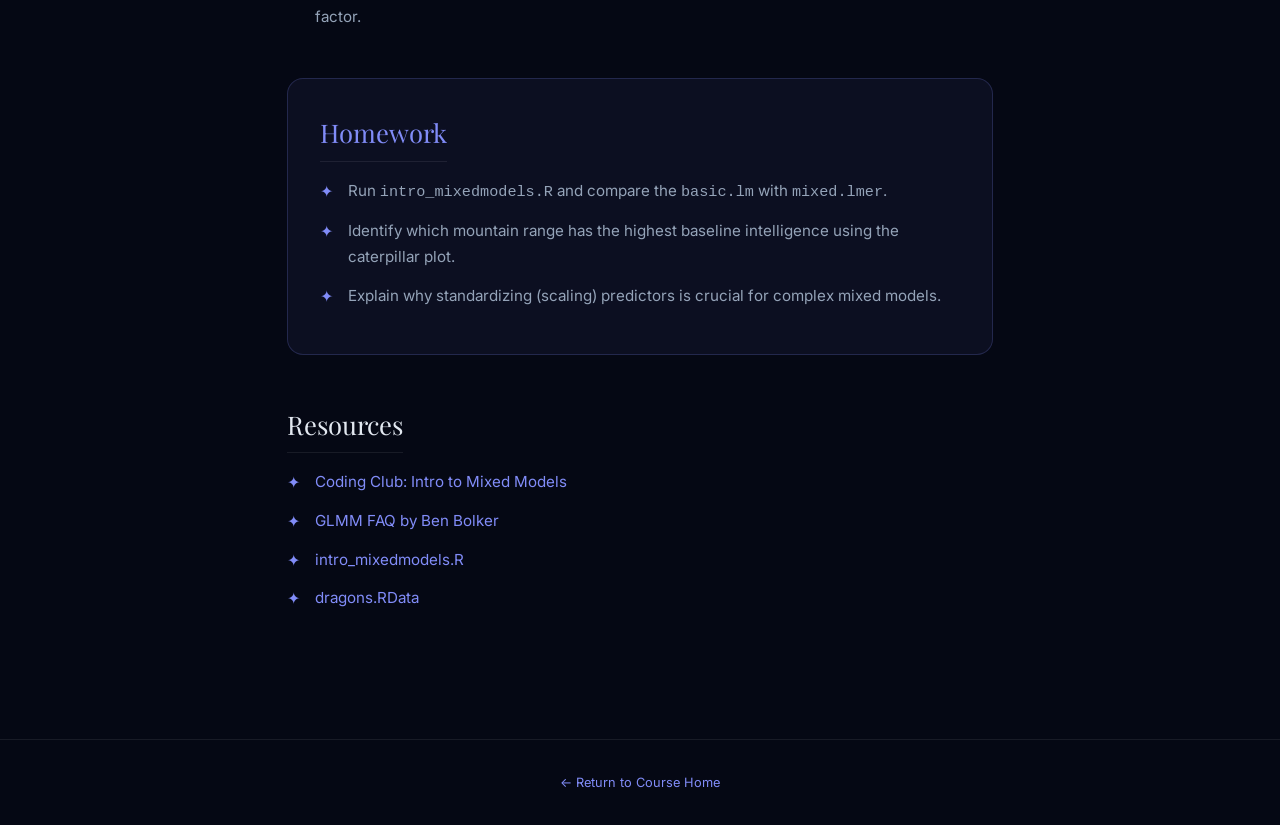
<file: Resources/D9/index.html>
<!DOCTYPE html>
<html lang="en">
<head>
    <meta charset="UTF-8" />
    <meta name="viewport" content="width=device-width, initial-scale=1.0" />
    <title>Day 9 – Beyond Independence | Data Analysis for Neuroscientists</title>
    <link href="https://fonts.googleapis.com/css2?family=Inter:wght@300;400;500;600;700&family=Playfair+Display:ital,wght@0,400;0,700;1,400&display=swap" rel="stylesheet">
    <link rel="stylesheet" href="../shared.css">
</head>
<body>
    <div class="ambient-background"></div>
    <nav class="top-nav">
        <a href="../../index.html">← Back to Course</a>
        <span class="nav-day-label">Day 9 of 10</span>
        <div class="nav-arrows">
            <a href="../D8/index.html">← Prev</a>
            <a href="../D10/index.html">Next →</a>
        </div>
    </nav>
    <header class="page-header">
        <p class="day-number">Day 9</p>
        <h1>Beyond Independence</h1>
        <p class="subtitle">When trials nest inside subjects, classical regression lies. Meet fixed vs. random effects.</p>
    </header>
    <main class="content">
        <section>
            <h2>Topics Covered</h2>
            <div class="card-grid">
                <div class="glass-card">
                    <h3>Nested Data Structures</h3>
                    <p>Understand why trials within subjects violate independence and how ignoring this hierarchy inflates Type I errors.</p>
                </div>
                <div class="glass-card">
                    <h3>Fixed vs. Random Effects</h3>
                    <p>Fixed effects estimate population-level averages, while random effects model the variation between individuals or groups.</p>
                </div>
                <div class="glass-card">
                    <h3>Partial Pooling & Shrinkage</h3>
                    <p>How mixed models find the "middle ground" between treating everyone the same and treating everyone as totally unique.</p>
                </div>
            </div>
        </section>

        <section>
            <h2>Visual Insights: The Dragon Dataset</h2>
            <p>Mixed models help us see through "clutter" caused by grouping factors. If we ignore mountain ranges, we might miss the real effect (or lack thereof) of body length.</p>
            <div class="card-grid" style="grid-template-columns: repeat(auto-fit, minmax(300px, 1fr));">
                <div class="visual-placeholder" style="flex-direction: column; padding: 2rem; text-align: center;">
                    <div style="font-size: 2rem; margin-bottom: 1rem;">📊</div>
                    <p style="color: var(--text-main); font-weight: 500; margin-bottom: 0.5rem;">The Independence Fallacy</p>
                    <p style="font-size: 0.85rem;">[A boxplot showing test scores varying wildly across differrent mountain ranges, proving that data points are clustered.]</p>
                </div>
                <div class="visual-placeholder" style="flex-direction: column; padding: 2rem; text-align: center;">
                    <div style="font-size: 2rem; margin-bottom: 1rem;">📈</div>
                    <p style="color: var(--text-main); font-weight: 500; margin-bottom: 0.5rem;">Random Intercepts</p>
                    <p style="font-size: 0.85rem;">[A plot with 8 different lines, each starting at a different baseline, representing the unique intercept for each mountain.]</p>
                </div>
            </div>
        </section>

        <section>
            <h2>Key Concepts</h2>
            <ul>
                <li><strong>Pseudo-replication:</strong> Treating correlated data points as independent observations.</li>
                <li><strong>Random Intercepts:</strong> Allowing each group (e.g., subject) to have its own baseline.</li>
                <li><strong>Random Slopes:</strong> Allowing the relationship between X and Y to vary per group.</li>
                <li><strong>ICC (Intraclass Correlation):</strong> Quantifying how much variance is explained by the grouping factor.</li>
            </ul>
        </section>

        <section class="homework">
            <h2>Homework</h2>
            <ul>
                <li>Run <code>intro_mixedmodels.R</code> and compare the <code>basic.lm</code> with <code>mixed.lmer</code>.</li>
                <li>Identify which mountain range has the highest baseline intelligence using the caterpillar plot.</li>
                <li>Explain why standardizing (scaling) predictors is crucial for complex mixed models.</li>
            </ul>
        </section>

        <section class="resources">
            <h2>Resources</h2>
            <ul>
                <li><a href="https://ourcodingclub.github.io/tutorials/mixed-models/" target="_blank"
                        style="color:var(--accent-solid);text-decoration:none;">Coding Club: Intro to Mixed Models</a></li>
                <li><a href="https://bbolker.github.io/mixedmodels-misc/glmmFAQ.html" target="_blank"
                        style="color:var(--accent-solid);text-decoration:none;">GLMM FAQ by Ben Bolker</a></li>
                <li><a href="intro_mixedmodels.R" download
                        style="color:var(--accent-solid);text-decoration:none;">intro_mixedmodels.R</a></li>
                <li><a href="dragons.RData" download
                        style="color:var(--accent-solid);text-decoration:none;">dragons.RData</a></li>
            </ul>
        </section>

    </main>
    <footer class="footer">
        <a href="../../index.html">← Return to Course Home</a>
    </footer>
</body>
</html>
</file>
<file: Resources/shared.css>
:root{--bg-deep:#050814;--text-main:#E2E8F0;--text-muted:#94A3B8;--accent-glow:rgba(99,102,241,.4);--accent-teal:rgba(20,184,166,.4);--accent-solid:#818CF8;--glass-bg:rgba(255,255,255,.03);--glass-border:rgba(255,255,255,.08)}
*{box-sizing:border-box;margin:0;padding:0}
body{background-color:var(--bg-deep);color:var(--text-main);font-family:'Inter',sans-serif;line-height:1.7;overflow-x:hidden;-webkit-font-smoothing:antialiased}
h1,h2,h3{font-family:'Playfair Display',serif;font-weight:400}
.ambient-background{position:fixed;top:0;left:0;width:100vw;height:100vh;background:radial-gradient(circle at 15% 50%,var(--accent-glow),transparent 50%),radial-gradient(circle at 85% 30%,var(--accent-teal),transparent 50%);filter:blur(80px);z-index:-2;animation:breathe 15s infinite alternate ease-in-out}
@keyframes breathe{0%{transform:scale(1);opacity:.6}100%{transform:scale(1.1);opacity:1}}
.top-nav{display:flex;justify-content:space-between;align-items:center;padding:1.2rem 6%;position:sticky;top:0;z-index:100;background:rgba(5,8,20,.85);backdrop-filter:blur(12px);border-bottom:1px solid var(--glass-border)}
.top-nav a{color:var(--text-muted);text-decoration:none;font-size:.9rem;transition:color .3s}
.top-nav a:hover{color:var(--accent-solid)}
.nav-day-label{font-weight:600;color:var(--accent-solid);font-size:.85rem;letter-spacing:1.5px;text-transform:uppercase}
.nav-arrows{display:flex;gap:1rem}
.nav-arrows a{padding:6px 16px;border:1px solid var(--glass-border);border-radius:8px;font-size:.85rem;transition:all .3s}
.nav-arrows a:hover{border-color:var(--accent-solid);box-shadow:0 0 12px var(--accent-glow)}
.page-header{text-align:center;padding:4rem 6% 2rem;position:relative;z-index:2;min-height:280px;display:flex;flex-direction:column;justify-content:center;align-items:center}
.day-number{font-size:.8rem;letter-spacing:3px;text-transform:uppercase;color:var(--accent-solid);margin-bottom:.5rem}
.page-header h1{font-size:clamp(2rem,4.5vw,3.2rem);letter-spacing:-.02em;text-shadow:0 0 20px rgba(129,140,248,.3);line-height:1.15}
.page-header .subtitle{margin-top:1rem;font-size:1.1rem;color:var(--text-muted);font-style:italic;max-width:640px;margin-left:auto;margin-right:auto}
.content{max-width:860px;margin:0 auto;padding:2rem 6%;position:relative;z-index:2}
.content section{margin-bottom:3rem}
.content h2{font-size:1.6rem;margin-bottom:1rem;border-bottom:1px solid var(--glass-border);padding-bottom:.4rem;display:inline-block}
.content p{color:var(--text-muted);text-align:justify;margin-bottom:1rem}
.card-grid{display:grid;grid-template-columns:repeat(auto-fit,minmax(240px,1fr));gap:1.2rem;margin-top:1rem}
.glass-card{background:var(--glass-bg);border:1px solid var(--glass-border);border-radius:16px;padding:1.6rem;backdrop-filter:blur(10px);transition:all .35s ease}
.glass-card:hover{border-color:var(--accent-solid);box-shadow:0 0 20px var(--accent-glow);transform:translateY(-4px)}
.glass-card h3{font-family:'Inter',sans-serif;font-weight:600;font-size:1rem;margin-bottom:.6rem;color:#fff}
.glass-card p{font-size:.9rem;color:var(--text-muted);text-align:left}
.content ul{list-style:none;padding-left:0}
.content li{padding-left:28px;position:relative;margin-bottom:.8rem;color:var(--text-muted);font-size:.95rem}
.content li::before{content:"✦";position:absolute;left:0;color:var(--accent-solid);font-size:1rem}
.homework{background:rgba(129,140,248,.06);border:1px solid rgba(129,140,248,.2);border-radius:16px;padding:2rem}
.homework h2{color:var(--accent-solid)}
.visual-placeholder{width:100%;min-height:200px;border:2px dashed var(--glass-border);border-radius:16px;display:flex;align-items:center;justify-content:center;color:var(--text-muted);font-style:italic;font-size:.9rem;margin:1rem 0}
.footer{text-align:center;padding:2rem;color:var(--text-muted);font-size:.8rem;border-top:1px solid var(--glass-border);margin-top:3rem;position:relative;z-index:2}
.footer a{color:var(--accent-solid);text-decoration:none}
.gallery{display:flex;flex-direction:column;gap:1.5rem;margin-top:1rem}
.gallery-item{text-align:center}
.gallery-item img{max-width:100%;border-radius:12px;border:1px solid var(--glass-border)}
.gallery-item p{font-size:.85rem;margin-top:.5rem;color:var(--text-muted);font-style:italic}
.glass-icon-btn{display:flex;align-items:center;justify-content:center;width:48px;height:48px;background:rgba(255,255,255,.03);border:1px solid rgba(255,255,255,.1);border-radius:50%;backdrop-filter:blur(12px);font-size:1.5rem;cursor:pointer;text-decoration:none;box-shadow:0 4px 12px rgba(0,0,0,.2);transition:all .3s cubic-bezier(.25,.8,.25,1)}
.glass-icon-btn:hover{transform:translateY(-5px) scale(1.1) rotate(5deg);border-color:var(--accent-solid);box-shadow:0 8px 25px var(--accent-glow);background:rgba(255,255,255,.08)}
.modal-overlay{display:none;position:fixed;top:0;left:0;width:100vw;height:100vh;background:rgba(5,8,20,.8);backdrop-filter:blur(4px);z-index:1000;align-items:center;justify-content:center}
.modal-content{background:#fdf6e3;color:#4a3c31;padding:2.5rem;border-radius:3px;border:2px solid #deb887;max-width:450px;text-align:left;position:relative;box-shadow:0 10px 40px rgba(0,0,0,.6);font-family:'Playfair Display',serif;background-image:radial-gradient(circle at center,#fdf6e3 40%,#e6d3a8 100%)}
.modal-close{position:absolute;top:10px;right:15px;font-size:1.7rem;cursor:pointer;color:#8a6c51;transition:transform .2s}
.modal-close:hover{transform:scale(1.2)}
@media(max-width:600px){.page-header{padding:3rem 5% 1.5rem}.content{padding:1.5rem 5%}.card-grid{grid-template-columns:1fr}.footer{display:flex;flex-direction:column;align-items:center;gap:1.2rem;padding:1.5rem 1rem}.footer-egg{position:static!important;left:auto!important;right:auto!important;bottom:auto!important;justify-content:center}}
</file>
